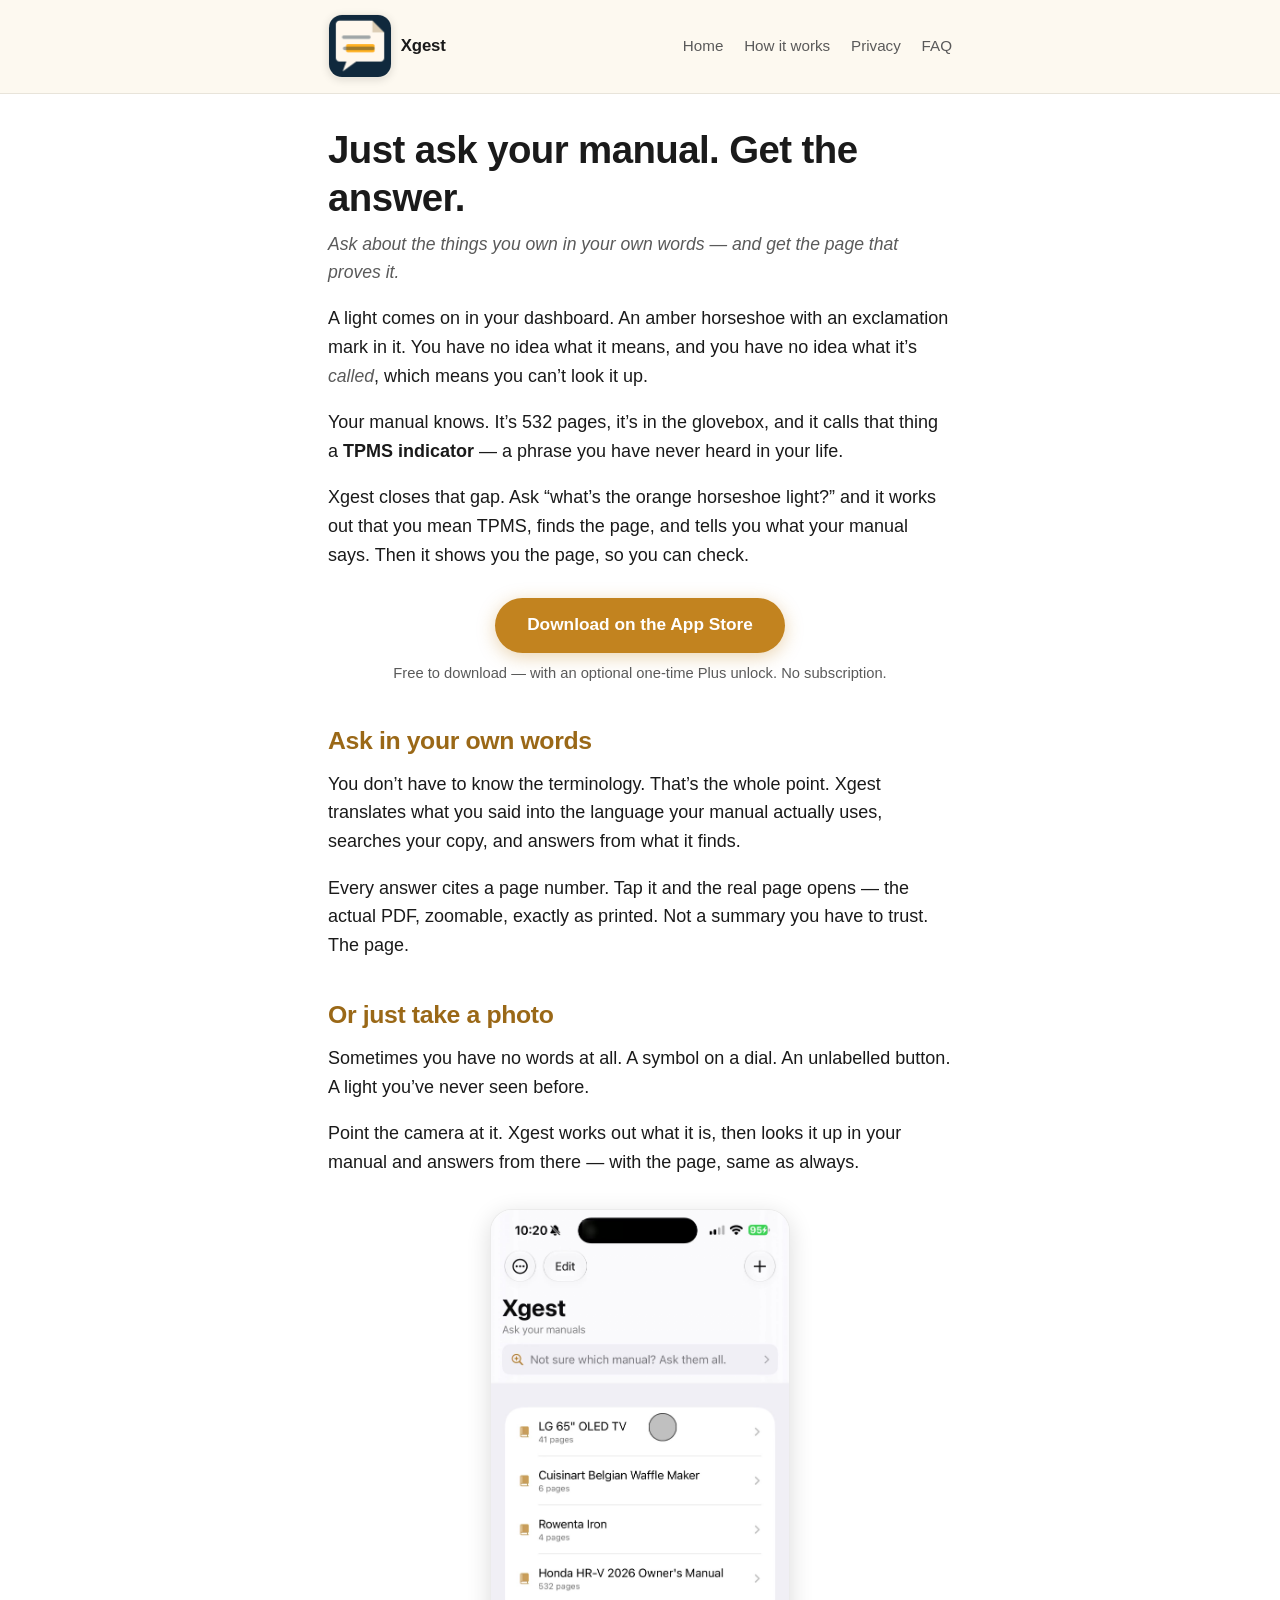
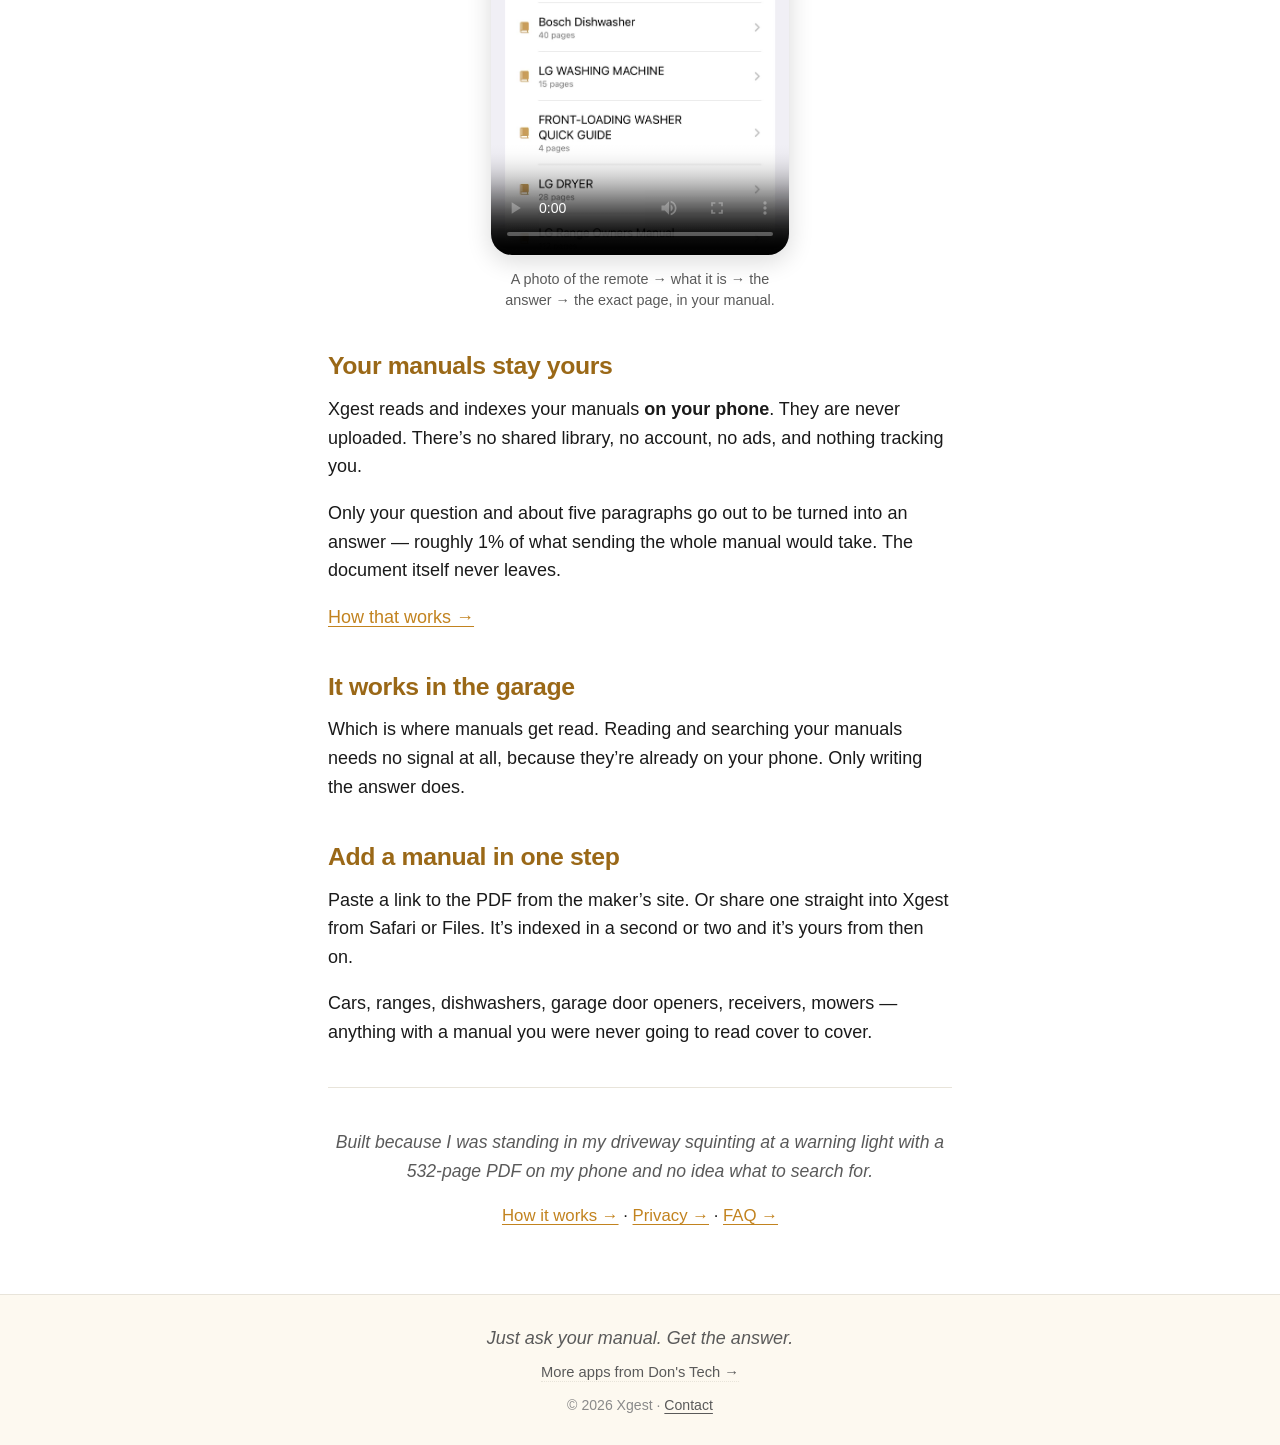
<file: index.html>
<!DOCTYPE html>
<html lang="en">
<head>
<meta charset="UTF-8">
<meta name="viewport" content="width=device-width, initial-scale=1.0">
<meta name="description" content="Ask about the things you own in your own words — and get the page that proves it.">
<title>Just ask your manual. Get the answer. — Xgest</title>
<link rel="stylesheet" href="style.css">
<link rel="icon" type="image/png" href="icon.png">
<link rel="apple-touch-icon" href="icon.png">
</head>
<body>
<header class="site-header">
  <div class="container">
    <a href="index.html" class="brand">
      <img src="icon.png" alt="" class="brand-icon">
      <span>Xgest</span>
    </a>
    <nav class="primary-nav">
      <a href="index.html">Home</a>
      <a href="how.html">How it works</a>
      <a href="why-private.html">Privacy</a>
      <a href="faq.html">FAQ</a>
    </nav>
  </div>
</header>

<main class="container">
<h1>Just ask your manual. Get the answer.</h1>
<p><em>Ask about the things you own in your own words — and get the page that proves it.</em></p>
<p>A light comes on in your dashboard. An amber horseshoe with an exclamation mark in it. You have no idea what it means, and you have no idea what it&rsquo;s <em>called</em>, which means you can&rsquo;t look it up.</p>
<p>Your manual knows. It&rsquo;s 532 pages, it&rsquo;s in the glovebox, and it calls that thing a <strong>TPMS indicator</strong> — a phrase you have never heard in your life.</p>
<p>Xgest closes that gap. Ask &ldquo;what&rsquo;s the orange horseshoe light?&rdquo; and it works out that you mean TPMS, finds the page, and tells you what your manual says. Then it shows you the page, so you can check.</p>
<p class="cta-download-wrap"><a class="cta-download" href="https://apps.apple.com/us/app/xgest/id6791312507">Download on the App Store</a></p>
<p class="cta-note">Free to download &mdash; with an optional one-time Plus unlock. No subscription.</p>
<h2>Ask in your own words</h2>
<p>You don&rsquo;t have to know the terminology. That&rsquo;s the whole point. Xgest translates what you said into the language your manual actually uses, searches your copy, and answers from what it finds.</p>
<p>Every answer cites a page number. Tap it and the real page opens — the actual PDF, zoomable, exactly as printed. Not a summary you have to trust. The page.</p>
<h2>Or just take a photo</h2>
<p>Sometimes you have no words at all. A symbol on a dial. An unlabelled button. A light you&rsquo;ve never seen before.</p>
<p>Point the camera at it. Xgest works out what it is, then looks it up in your manual and answers from there — with the page, same as always.</p>

<figure class="demo">
  <video
    src="xgest-signature.mp4"
    poster="xgest-signature-poster.jpg"
    controls playsinline
    preload="metadata"
    width="300"
    aria-label="Xgest demo: photographing a remote, getting the answer, and opening the page it's on.">
  </video>
  <figcaption>A photo of the remote &rarr; what it is &rarr; the answer &rarr; the exact page, in your manual.</figcaption>
</figure>

<h2>Your manuals stay yours</h2>
<p>Xgest reads and indexes your manuals <strong>on your phone</strong>. They are never uploaded. There&rsquo;s no shared library, no account, no ads, and nothing tracking you.</p>
<p>Only your question and about five paragraphs go out to be turned into an answer — roughly 1% of what sending the whole manual would take. The document itself never leaves.</p>
<p><a href="why-private.html">How that works →</a></p>
<h2>It works in the garage</h2>
<p>Which is where manuals get read. Reading and searching your manuals needs no signal at all, because they&rsquo;re already on your phone. Only writing the answer does.</p>
<h2>Add a manual in one step</h2>
<p>Paste a link to the PDF from the maker&rsquo;s site. Or share one straight into Xgest from Safari or Files. It&rsquo;s indexed in a second or two and it&rsquo;s yours from then on.</p>
<p>Cars, ranges, dishwashers, garage door openers, receivers, mowers — anything with a manual you were never going to read cover to cover.</p>
<hr />
<p><em>Built because I was standing in my driveway squinting at a warning light with a 532-page PDF on my phone and no idea what to search for.</em></p>
<p><a href="how.html">How it works →</a> · <a href="why-private.html">Privacy →</a> · <a href="faq.html">FAQ →</a></p>
</main>

<footer class="site-footer">
  <div class="container">
    <p class="tagline">Just ask your manual. Get the answer.</p>
    <p class="umbrella"><a href="https://donstech.com">More apps from Don's Tech →</a></p>
    <p class="meta">© 2026 Xgest · <a href="mailto:don@xgest.app">Contact</a></p>
  </div>
</footer>
</body>
</html>
</file>
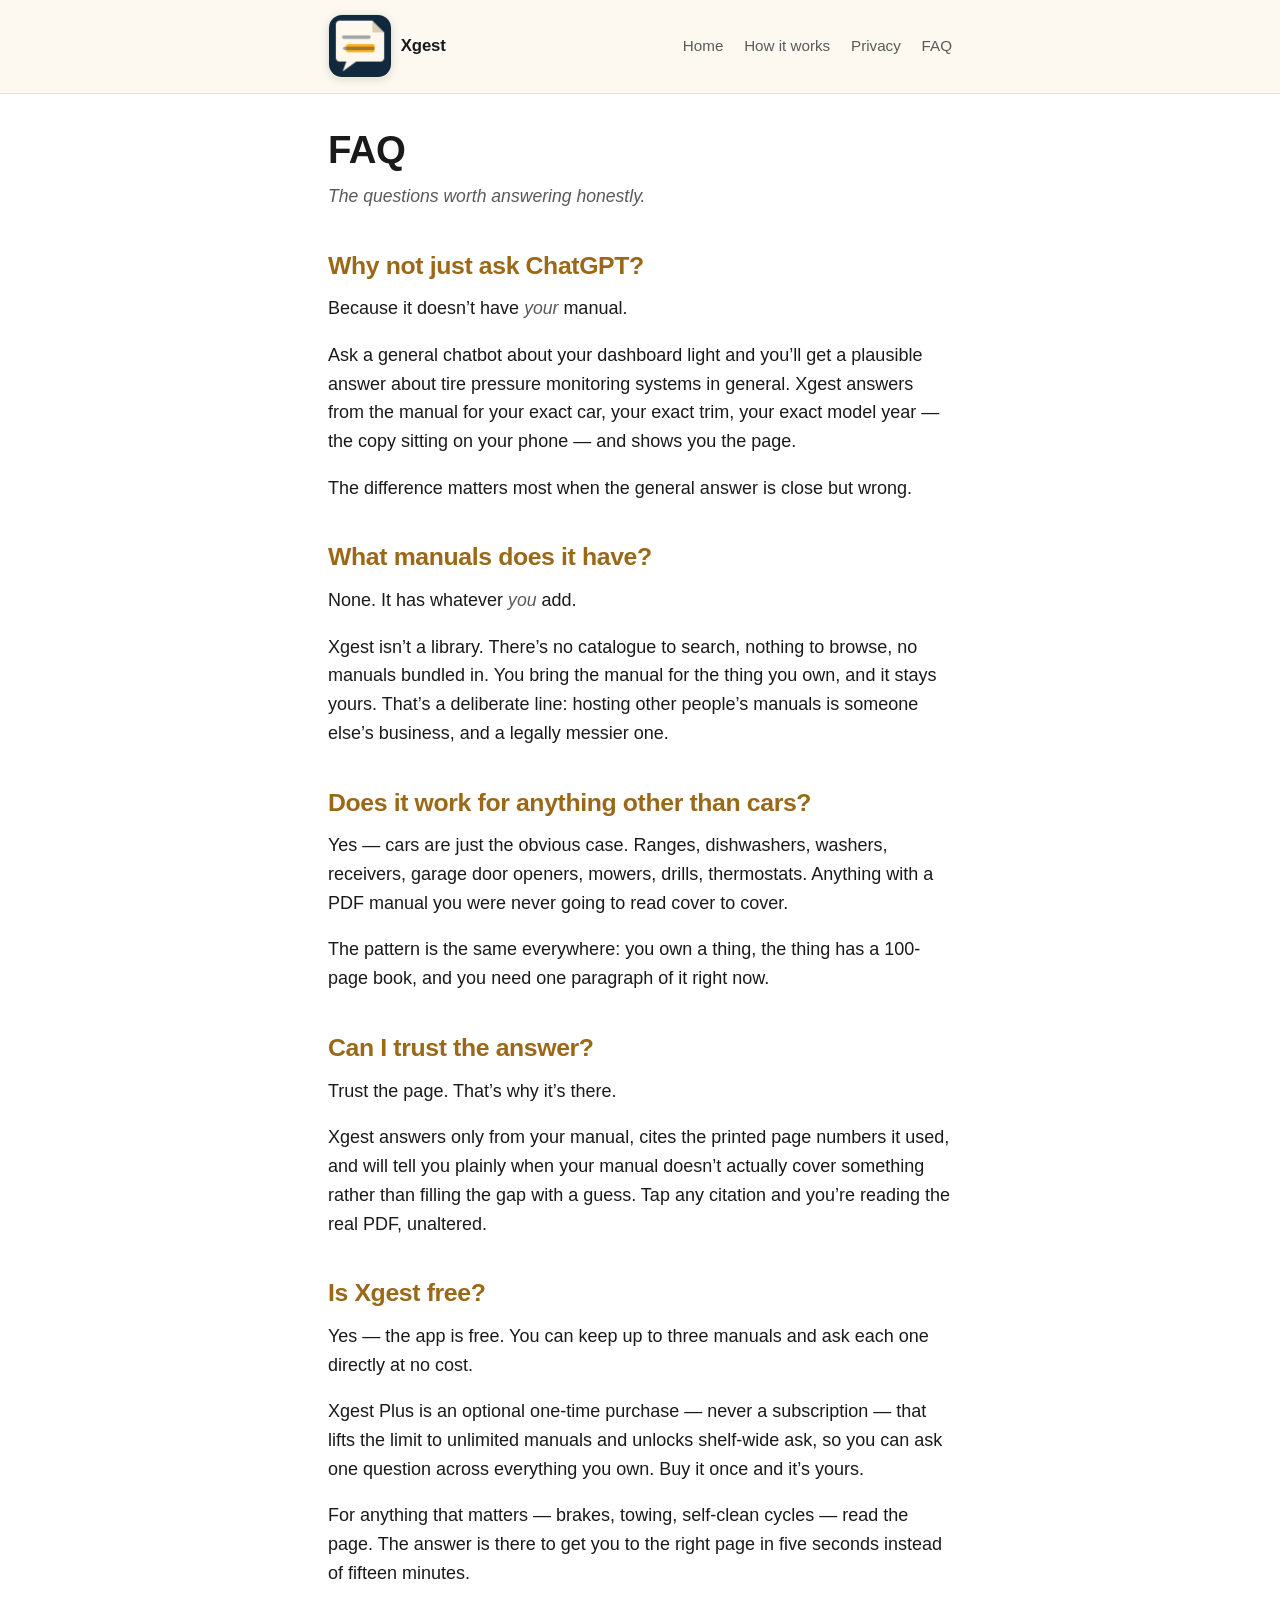
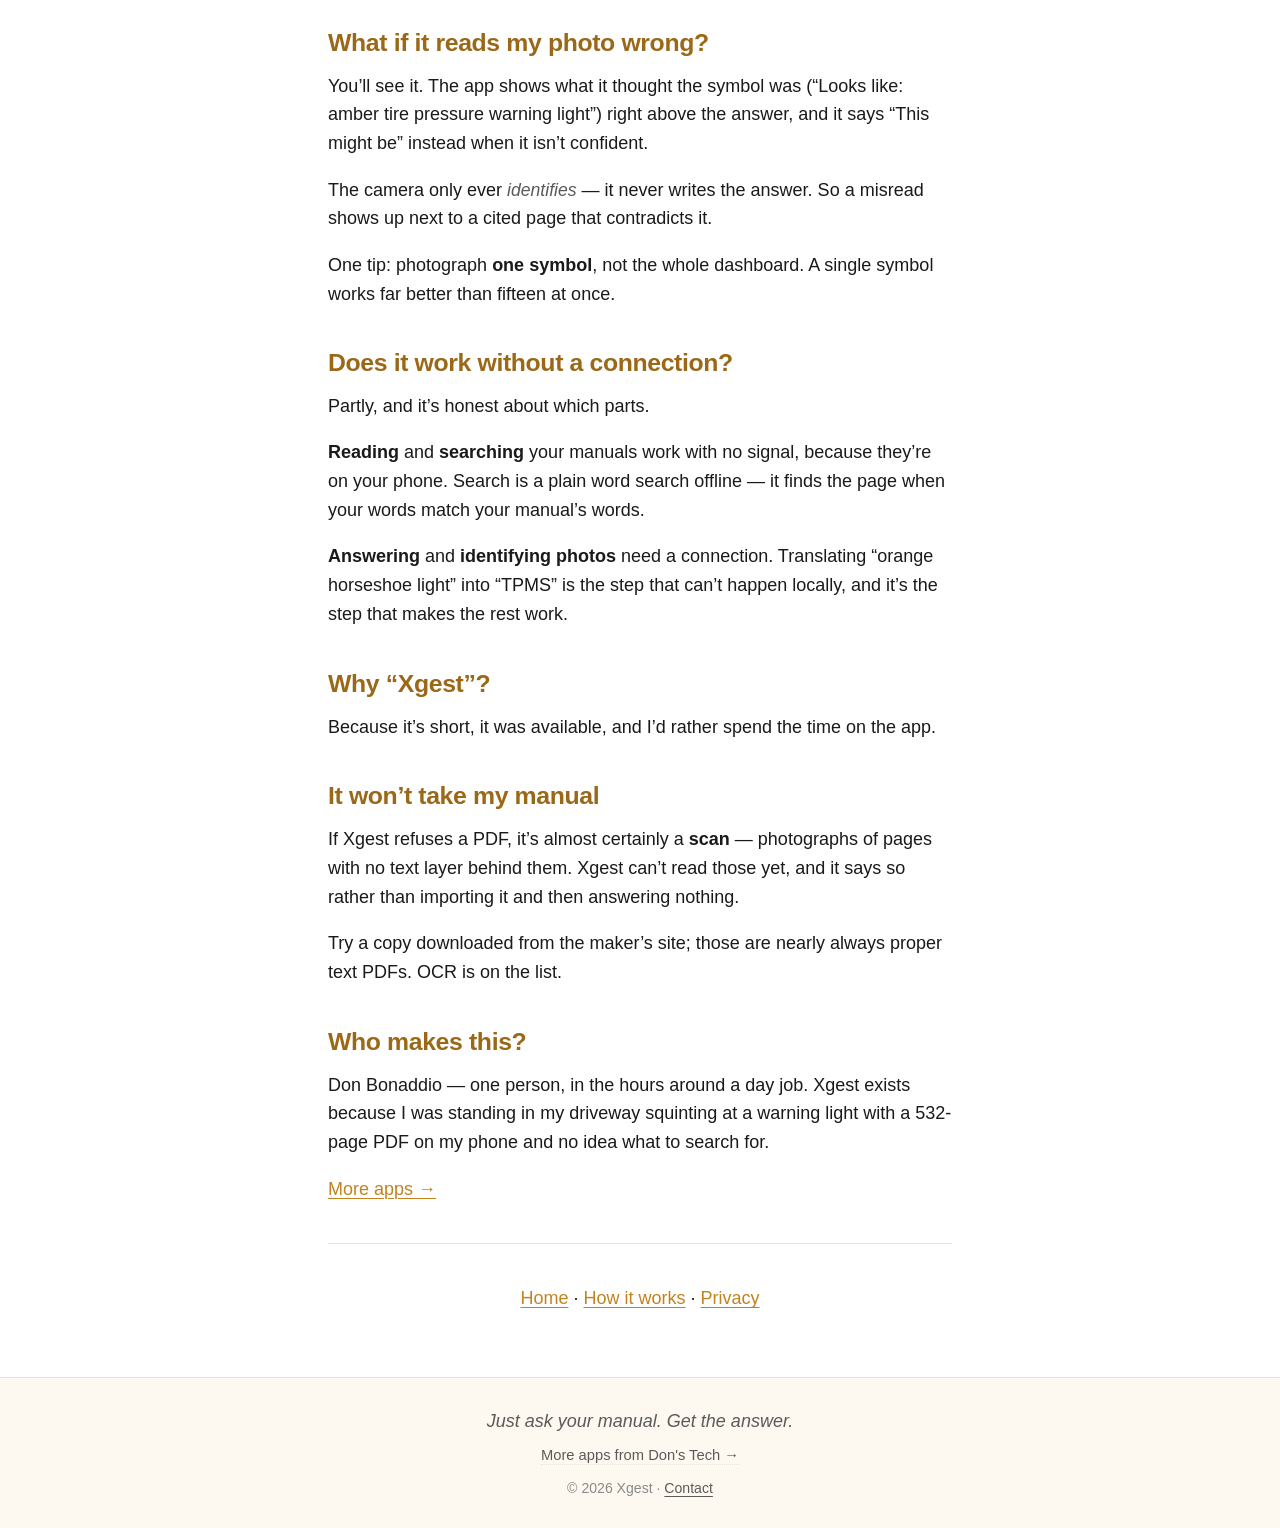
<file: faq.html>
<!DOCTYPE html>
<html lang="en">
<head>
<meta charset="UTF-8">
<meta name="viewport" content="width=device-width, initial-scale=1.0">
<meta name="description" content="The questions worth answering honestly.">
<title>FAQ — Xgest</title>
<link rel="stylesheet" href="style.css">
<link rel="icon" type="image/png" href="icon.png">
<link rel="apple-touch-icon" href="icon.png">
</head>
<body>
<header class="site-header">
  <div class="container">
    <a href="index.html" class="brand">
      <img src="icon.png" alt="" class="brand-icon">
      <span>Xgest</span>
    </a>
    <nav class="primary-nav">
      <a href="index.html">Home</a>
      <a href="how.html">How it works</a>
      <a href="why-private.html">Privacy</a>
      <a href="faq.html">FAQ</a>
    </nav>
  </div>
</header>

<main class="container">
<h1>FAQ</h1>
<p><em>The questions worth answering honestly.</em></p>
<h2>Why not just ask ChatGPT?</h2>
<p>Because it doesn&rsquo;t have <em>your</em> manual.</p>
<p>Ask a general chatbot about your dashboard light and you&rsquo;ll get a plausible answer about tire pressure monitoring systems in general. Xgest answers from the manual for your exact car, your exact trim, your exact model year — the copy sitting on your phone — and shows you the page.</p>
<p>The difference matters most when the general answer is close but wrong.</p>
<h2>What manuals does it have?</h2>
<p>None. It has whatever <em>you</em> add.</p>
<p>Xgest isn&rsquo;t a library. There&rsquo;s no catalogue to search, nothing to browse, no manuals bundled in. You bring the manual for the thing you own, and it stays yours. That&rsquo;s a deliberate line: hosting other people&rsquo;s manuals is someone else&rsquo;s business, and a legally messier one.</p>
<h2>Does it work for anything other than cars?</h2>
<p>Yes — cars are just the obvious case. Ranges, dishwashers, washers, receivers, garage door openers, mowers, drills, thermostats. Anything with a PDF manual you were never going to read cover to cover.</p>
<p>The pattern is the same everywhere: you own a thing, the thing has a 100-page book, and you need one paragraph of it right now.</p>
<h2>Can I trust the answer?</h2>
<p>Trust the page. That&rsquo;s why it&rsquo;s there.</p>
<p>Xgest answers only from your manual, cites the printed page numbers it used, and will tell you plainly when your manual doesn&rsquo;t actually cover something rather than filling the gap with a guess. Tap any citation and you&rsquo;re reading the real PDF, unaltered.</p>
<h2>Is Xgest free?</h2>
<p>Yes &mdash; the app is free. You can keep up to three manuals and ask each one directly at no cost.</p>
<p>Xgest Plus is an optional one-time purchase &mdash; never a subscription &mdash; that lifts the limit to unlimited manuals and unlocks shelf-wide ask, so you can ask one question across everything you own. Buy it once and it&rsquo;s yours.</p>
<p>For anything that matters — brakes, towing, self-clean cycles — read the page. The answer is there to get you to the right page in five seconds instead of fifteen minutes.</p>
<h2>What if it reads my photo wrong?</h2>
<p>You&rsquo;ll see it. The app shows what it thought the symbol was (&ldquo;Looks like: amber tire pressure warning light&rdquo;) right above the answer, and it says &ldquo;This might be&rdquo; instead when it isn&rsquo;t confident.</p>
<p>The camera only ever <em>identifies</em> — it never writes the answer. So a misread shows up next to a cited page that contradicts it.</p>
<p>One tip: photograph <strong>one symbol</strong>, not the whole dashboard. A single symbol works far better than fifteen at once.</p>
<h2>Does it work without a connection?</h2>
<p>Partly, and it&rsquo;s honest about which parts.</p>
<p><strong>Reading</strong> and <strong>searching</strong> your manuals work with no signal, because they&rsquo;re on your phone. Search is a plain word search offline — it finds the page when your words match your manual&rsquo;s words.</p>
<p><strong>Answering</strong> and <strong>identifying photos</strong> need a connection. Translating &ldquo;orange horseshoe light&rdquo; into &ldquo;TPMS&rdquo; is the step that can&rsquo;t happen locally, and it&rsquo;s the step that makes the rest work.</p>
<h2>Why &ldquo;Xgest&rdquo;?</h2>
<p>Because it&rsquo;s short, it was available, and I&rsquo;d rather spend the time on the app.</p>
<h2>It won&rsquo;t take my manual</h2>
<p>If Xgest refuses a PDF, it&rsquo;s almost certainly a <strong>scan</strong> — photographs of pages with no text layer behind them. Xgest can&rsquo;t read those yet, and it says so rather than importing it and then answering nothing.</p>
<p>Try a copy downloaded from the maker&rsquo;s site; those are nearly always proper text PDFs. OCR is on the list.</p>
<h2>Who makes this?</h2>
<p>Don Bonaddio — one person, in the hours around a day job. Xgest exists because I was standing in my driveway squinting at a warning light with a 532-page PDF on my phone and no idea what to search for.</p>
<p><a href="https://donstech.com">More apps →</a></p>
<hr />
<p><a href="index.html">Home</a> · <a href="how.html">How it works</a> · <a href="why-private.html">Privacy</a></p>
</main>

<footer class="site-footer">
  <div class="container">
    <p class="tagline">Just ask your manual. Get the answer.</p>
    <p class="umbrella"><a href="https://donstech.com">More apps from Don's Tech →</a></p>
    <p class="meta">© 2026 Xgest · <a href="mailto:don@xgest.app">Contact</a></p>
  </div>
</footer>
</body>
</html>
</file>
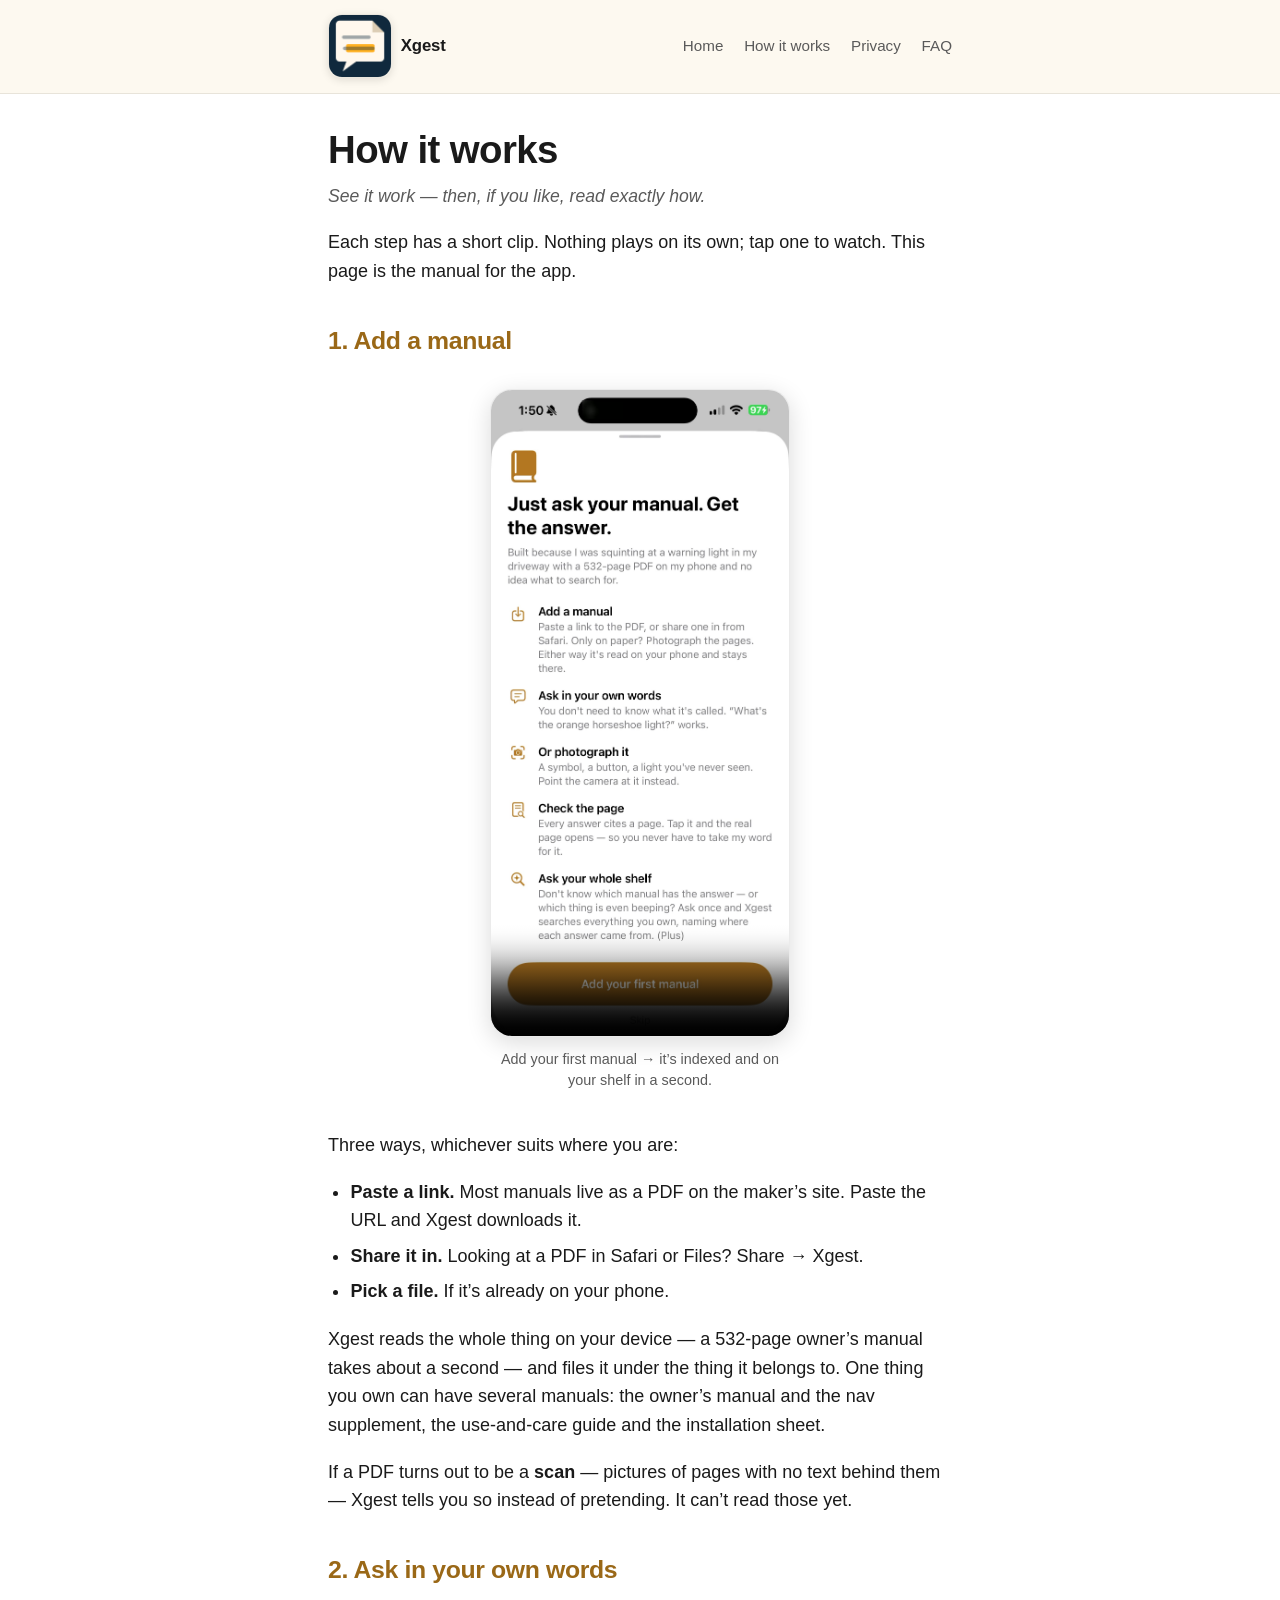
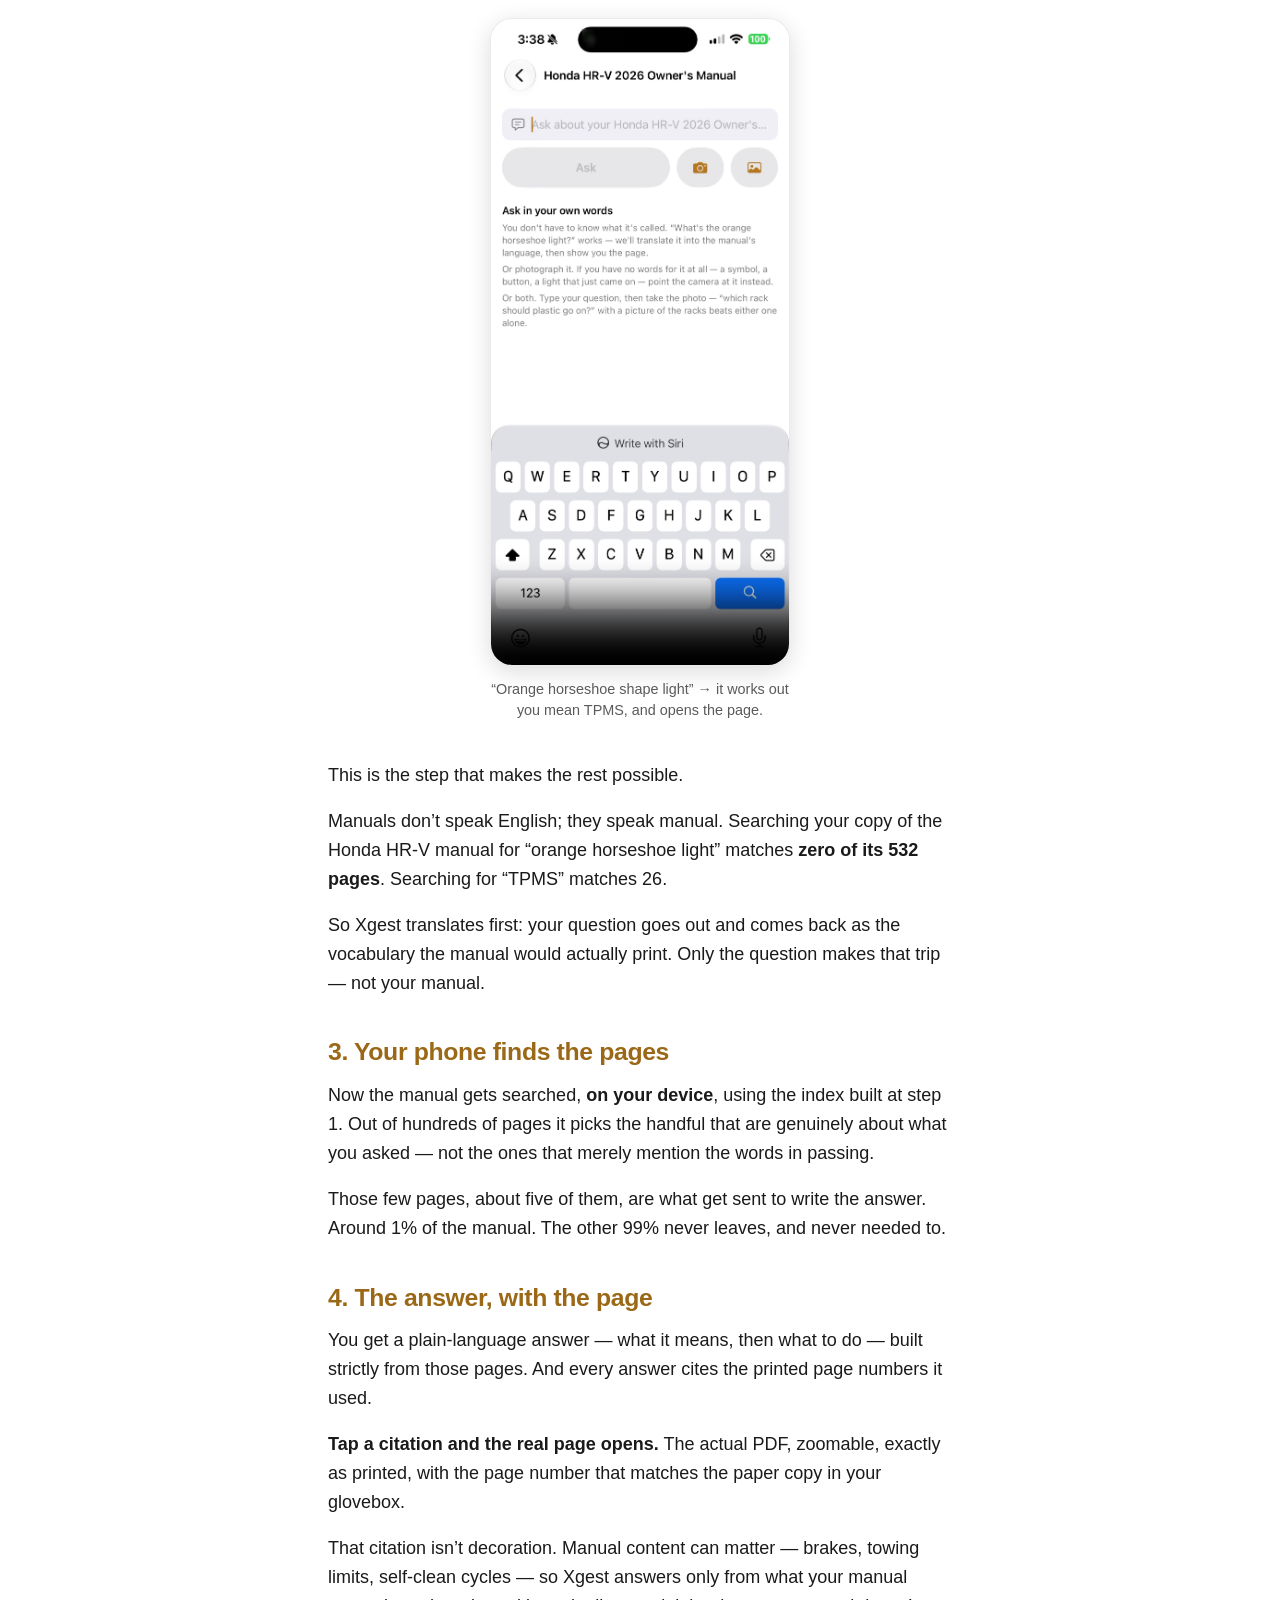
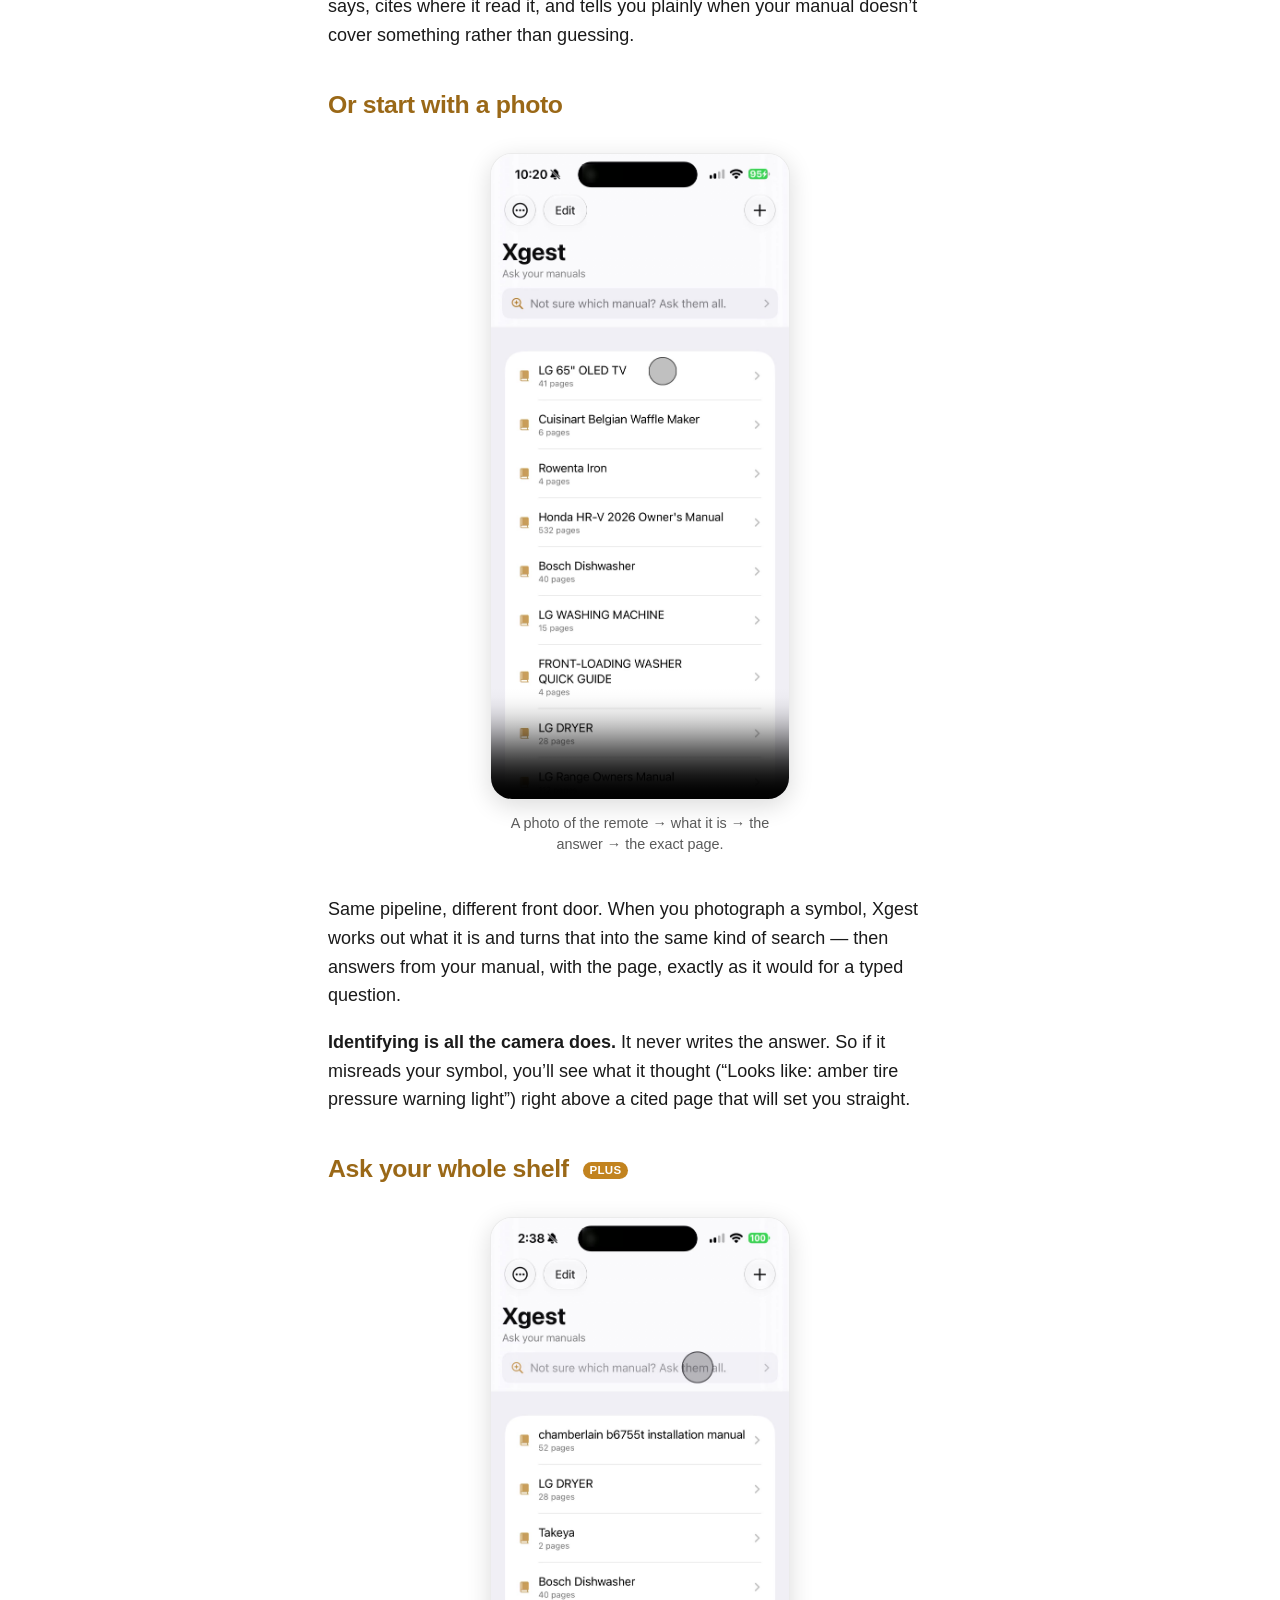
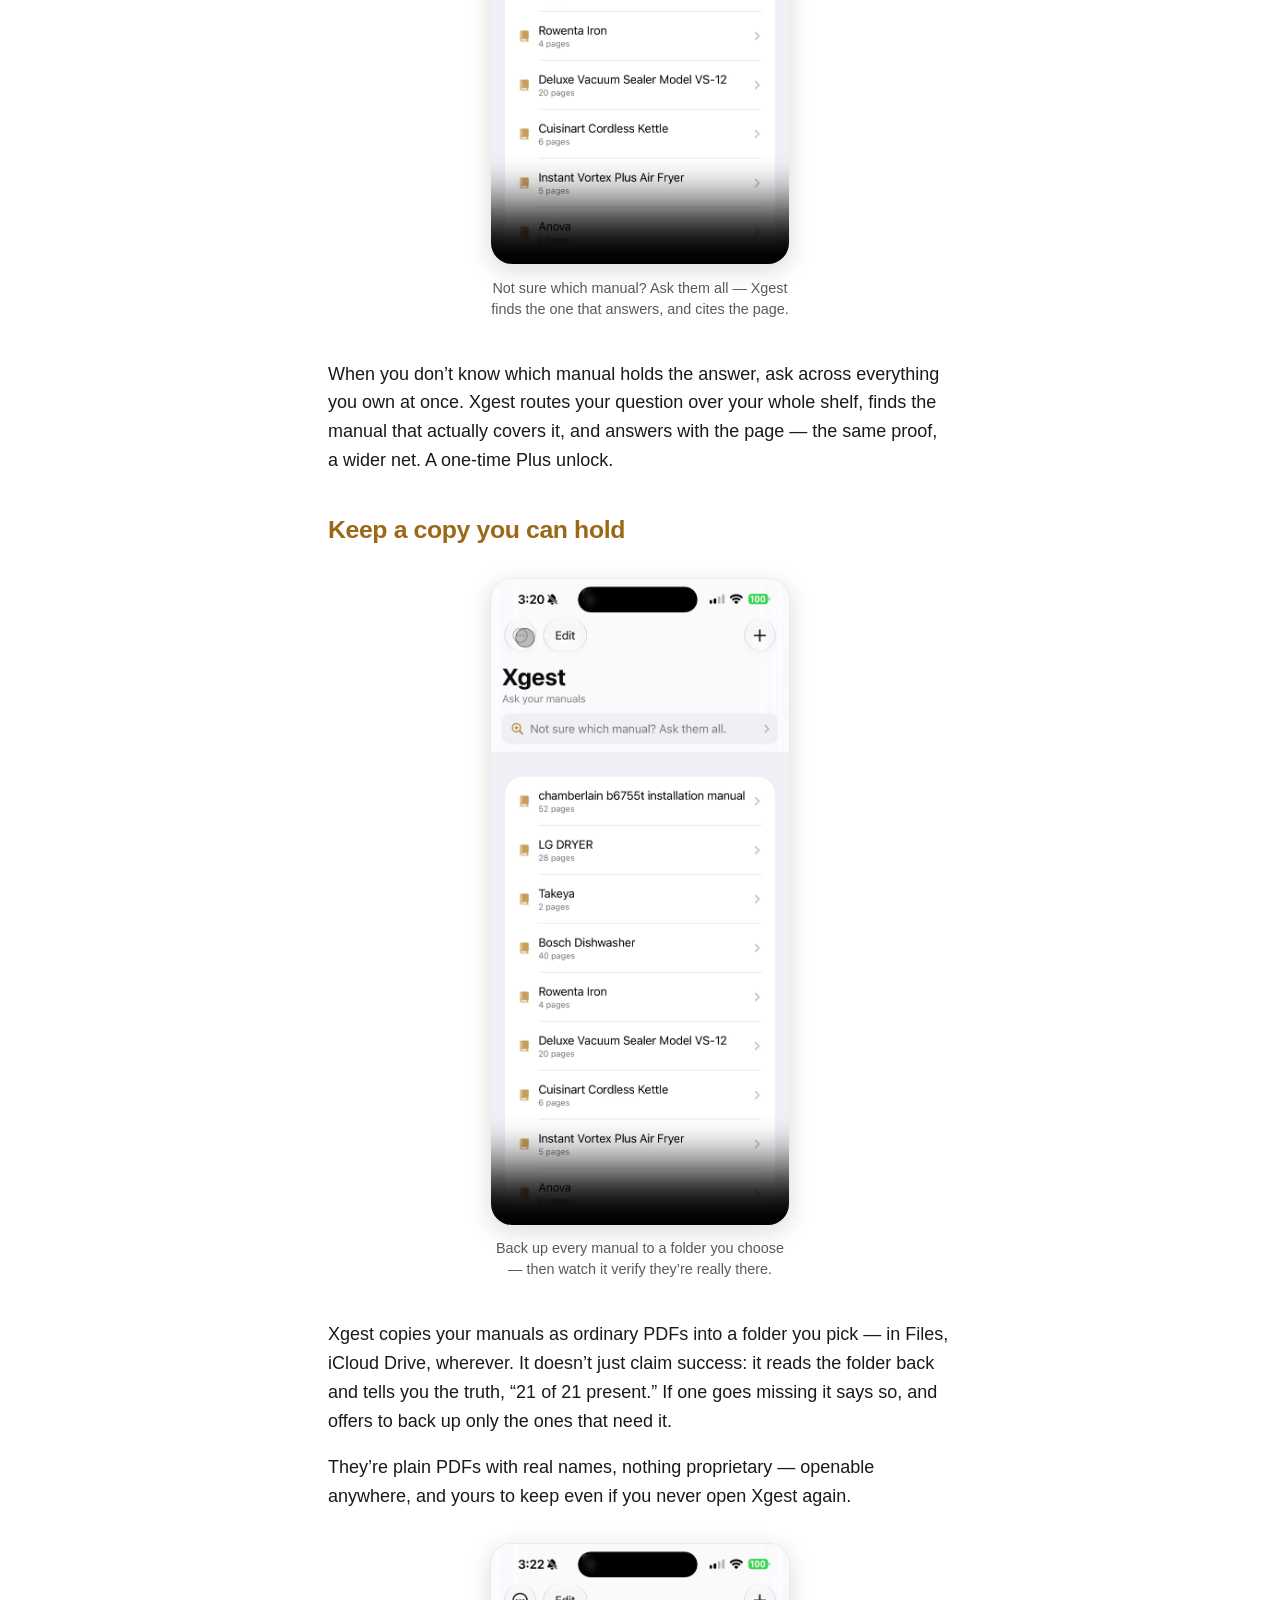
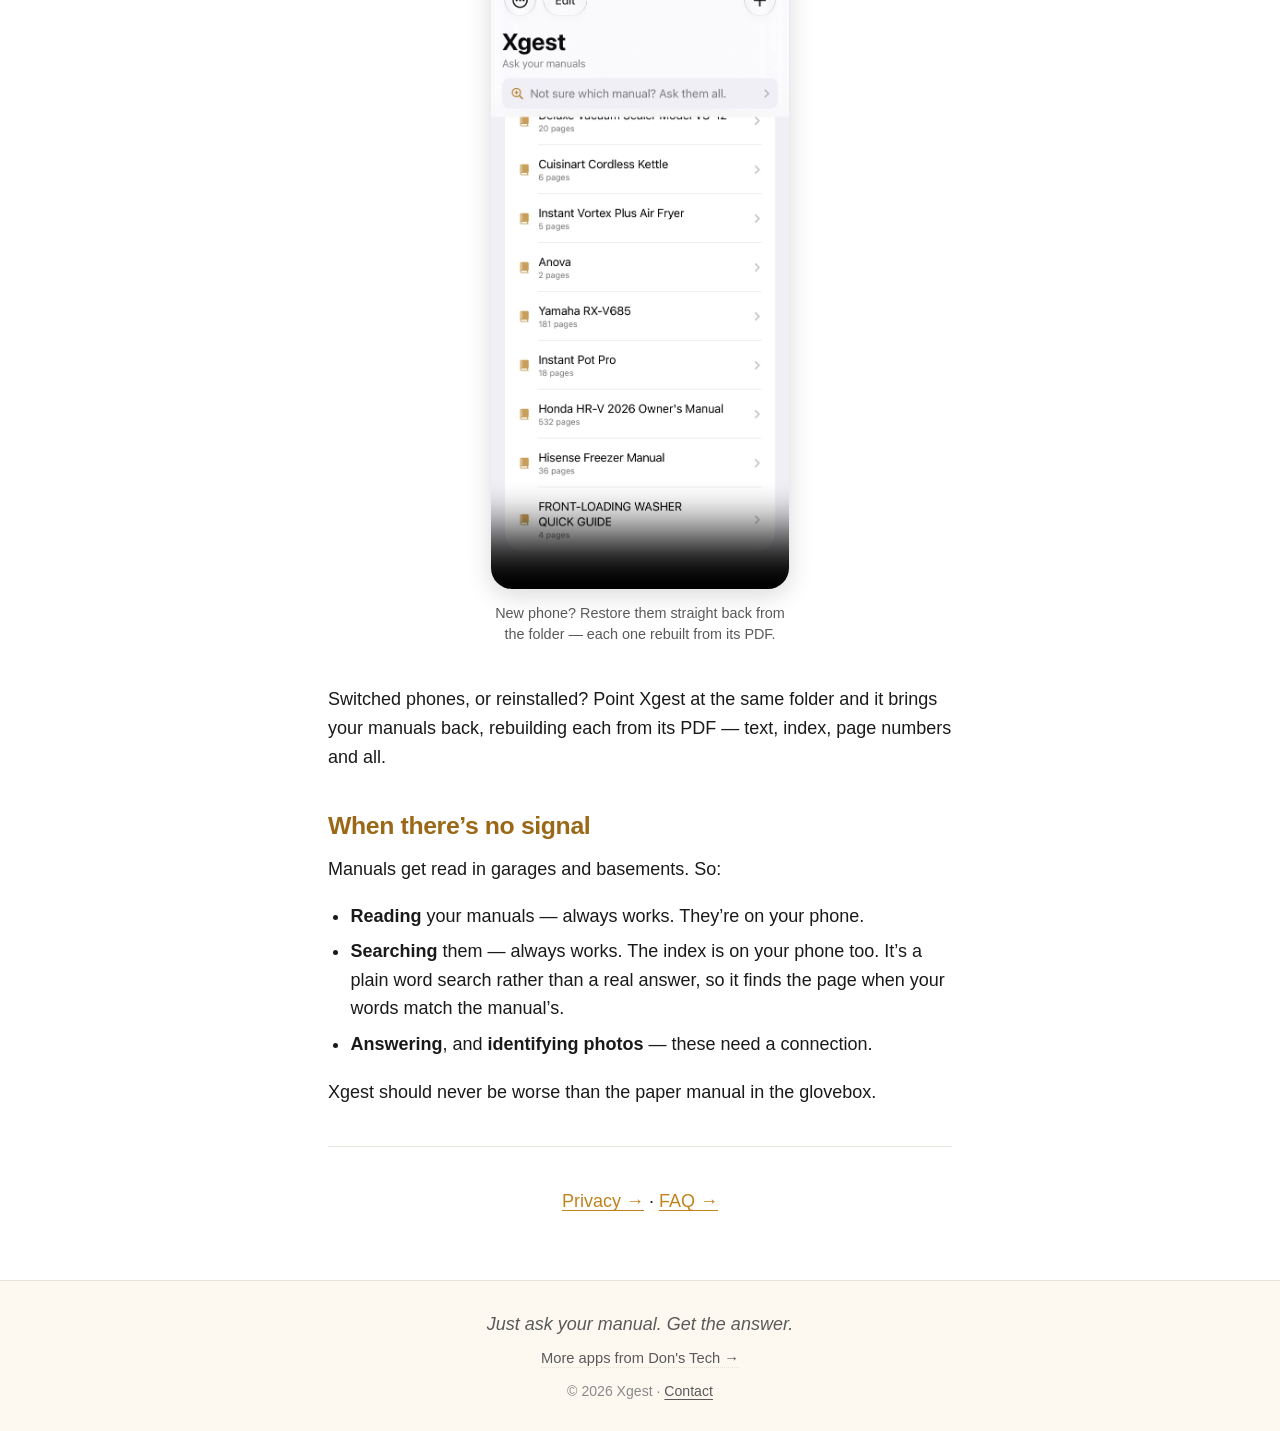
<file: how.html>
<!DOCTYPE html>
<html lang="en">
<head>
<meta charset="UTF-8">
<meta name="viewport" content="width=device-width, initial-scale=1.0">
<meta name="description" content="See Xgest work — then read exactly how. A short clip beside every step.">
<title>How it works — Xgest</title>
<link rel="stylesheet" href="style.css">
<link rel="icon" type="image/png" href="icon.png">
<link rel="apple-touch-icon" href="icon.png">
</head>
<body>
<header class="site-header">
  <div class="container">
    <a href="index.html" class="brand">
      <img src="icon.png" alt="" class="brand-icon">
      <span>Xgest</span>
    </a>
    <nav class="primary-nav">
      <a href="index.html">Home</a>
      <a href="how.html">How it works</a>
      <a href="why-private.html">Privacy</a>
      <a href="faq.html">FAQ</a>
    </nav>
  </div>
</header>

<main class="container">
<h1>How it works</h1>
<p><em>See it work &mdash; then, if you like, read exactly how.</em></p>
<p>Each step has a short clip. Nothing plays on its own; tap one to watch. This page is the manual for the app.</p>

<h2>1. Add a manual</h2>
<figure class="demo">
  <video
    src="xgest-getting-started.mp4"
    poster="xgest-getting-started-poster.jpg"
    controls playsinline
    preload="metadata"
    width="300"
    aria-label="Xgest demo: adding your first manual — pick a PDF and it's indexed onto your shelf.">
  </video>
  <figcaption>Add your first manual &rarr; it&rsquo;s indexed and on your shelf in a second.</figcaption>
</figure>
<p>Three ways, whichever suits where you are:</p>
<ul>
<li><strong>Paste a link.</strong> Most manuals live as a PDF on the maker&rsquo;s site. Paste the URL and Xgest downloads it.</li>
<li><strong>Share it in.</strong> Looking at a PDF in Safari or Files? Share &rarr; Xgest.</li>
<li><strong>Pick a file.</strong> If it&rsquo;s already on your phone.</li>
</ul>
<p>Xgest reads the whole thing on your device &mdash; a 532-page owner&rsquo;s manual takes about a second &mdash; and files it under the thing it belongs to. One thing you own can have several manuals: the owner&rsquo;s manual and the nav supplement, the use-and-care guide and the installation sheet.</p>
<p>If a PDF turns out to be a <strong>scan</strong> &mdash; pictures of pages with no text behind them &mdash; Xgest tells you so instead of pretending. It can&rsquo;t read those yet.</p>

<h2>2. Ask in your own words</h2>
<figure class="demo">
  <video
    src="xgest-ask-words.mp4"
    poster="xgest-ask-words-poster.jpg"
    controls playsinline
    preload="metadata"
    width="300"
    aria-label="Xgest demo: typing 'orange horseshoe shape light' and getting the TPMS answer with the manual page.">
  </video>
  <figcaption>&ldquo;Orange horseshoe shape light&rdquo; &rarr; it works out you mean TPMS, and opens the page.</figcaption>
</figure>
<p>This is the step that makes the rest possible.</p>
<p>Manuals don&rsquo;t speak English; they speak manual. Searching your copy of the Honda HR-V manual for &ldquo;orange horseshoe light&rdquo; matches <strong>zero of its 532 pages</strong>. Searching for &ldquo;TPMS&rdquo; matches 26.</p>
<p>So Xgest translates first: your question goes out and comes back as the vocabulary the manual would actually print. Only the question makes that trip &mdash; not your manual.</p>

<h2>3. Your phone finds the pages</h2>
<p>Now the manual gets searched, <strong>on your device</strong>, using the index built at step 1. Out of hundreds of pages it picks the handful that are genuinely about what you asked &mdash; not the ones that merely mention the words in passing.</p>
<p>Those few pages, about five of them, are what get sent to write the answer. Around 1% of the manual. The other 99% never leaves, and never needed to.</p>

<h2>4. The answer, with the page</h2>
<p>You get a plain-language answer &mdash; what it means, then what to do &mdash; built strictly from those pages. And every answer cites the printed page numbers it used.</p>
<p><strong>Tap a citation and the real page opens.</strong> The actual PDF, zoomable, exactly as printed, with the page number that matches the paper copy in your glovebox.</p>
<p>That citation isn&rsquo;t decoration. Manual content can matter &mdash; brakes, towing limits, self-clean cycles &mdash; so Xgest answers only from what your manual says, cites where it read it, and tells you plainly when your manual doesn&rsquo;t cover something rather than guessing.</p>

<h2>Or start with a photo</h2>
<figure class="demo">
  <video
    src="xgest-signature.mp4"
    poster="xgest-signature-poster.jpg"
    controls playsinline
    preload="metadata"
    width="300"
    aria-label="Xgest demo: photographing a remote, getting the answer, and opening the page it's on.">
  </video>
  <figcaption>A photo of the remote &rarr; what it is &rarr; the answer &rarr; the exact page.</figcaption>
</figure>
<p>Same pipeline, different front door. When you photograph a symbol, Xgest works out what it is and turns that into the same kind of search &mdash; then answers from your manual, with the page, exactly as it would for a typed question.</p>
<p><strong>Identifying is all the camera does.</strong> It never writes the answer. So if it misreads your symbol, you&rsquo;ll see what it thought (&ldquo;Looks like: amber tire pressure warning light&rdquo;) right above a cited page that will set you straight.</p>

<h2>Ask your whole shelf <span class="plus-tag">Plus</span></h2>
<figure class="demo">
  <video
    src="xgest-plus.mp4"
    poster="xgest-plus-poster.jpg"
    controls playsinline
    preload="metadata"
    width="300"
    aria-label="Xgest demo: asking your whole shelf a question, and it finds the right manual and cites the page.">
  </video>
  <figcaption>Not sure which manual? Ask them all &mdash; Xgest finds the one that answers, and cites the page.</figcaption>
</figure>
<p>When you don&rsquo;t know which manual holds the answer, ask across everything you own at once. Xgest routes your question over your whole shelf, finds the manual that actually covers it, and answers with the page &mdash; the same proof, a wider net. A one-time Plus unlock.</p>

<h2>Keep a copy you can hold</h2>
<figure class="demo">
  <video
    src="xgest-backup.mp4"
    poster="xgest-backup-poster.jpg"
    controls playsinline
    preload="metadata"
    width="300"
    aria-label="Xgest demo: backing up every manual to a folder and verifying they're really there.">
  </video>
  <figcaption>Back up every manual to a folder you choose &mdash; then watch it verify they&rsquo;re really there.</figcaption>
</figure>
<p>Xgest copies your manuals as ordinary PDFs into a folder you pick &mdash; in Files, iCloud Drive, wherever. It doesn&rsquo;t just claim success: it reads the folder back and tells you the truth, &ldquo;21 of 21 present.&rdquo; If one goes missing it says so, and offers to back up only the ones that need it.</p>
<p>They&rsquo;re plain PDFs with real names, nothing proprietary &mdash; openable anywhere, and yours to keep even if you never open Xgest again.</p>
<figure class="demo">
  <video
    src="xgest-restore.mp4"
    poster="xgest-restore-poster.jpg"
    controls playsinline
    preload="metadata"
    width="300"
    aria-label="Xgest demo: restoring manuals from the backup folder back onto the shelf.">
  </video>
  <figcaption>New phone? Restore them straight back from the folder &mdash; each one rebuilt from its PDF.</figcaption>
</figure>
<p>Switched phones, or reinstalled? Point Xgest at the same folder and it brings your manuals back, rebuilding each from its PDF &mdash; text, index, page numbers and all.</p>

<h2>When there&rsquo;s no signal</h2>
<p>Manuals get read in garages and basements. So:</p>
<ul>
<li><strong>Reading</strong> your manuals &mdash; always works. They&rsquo;re on your phone.</li>
<li><strong>Searching</strong> them &mdash; always works. The index is on your phone too. It&rsquo;s a plain word search rather than a real answer, so it finds the page when your words match the manual&rsquo;s.</li>
<li><strong>Answering</strong>, and <strong>identifying photos</strong> &mdash; these need a connection.</li>
</ul>
<p>Xgest should never be worse than the paper manual in the glovebox.</p>
<hr />
<p><a href="why-private.html">Privacy &rarr;</a> &middot; <a href="faq.html">FAQ &rarr;</a></p>
</main>

<footer class="site-footer">
  <div class="container">
    <p class="tagline">Just ask your manual. Get the answer.</p>
    <p class="umbrella"><a href="https://donstech.com">More apps from Don's Tech &rarr;</a></p>
    <p class="meta">© 2026 Xgest · <a href="mailto:don@xgest.app">Contact</a></p>
  </div>
</footer>
</body>
</html>
</file>
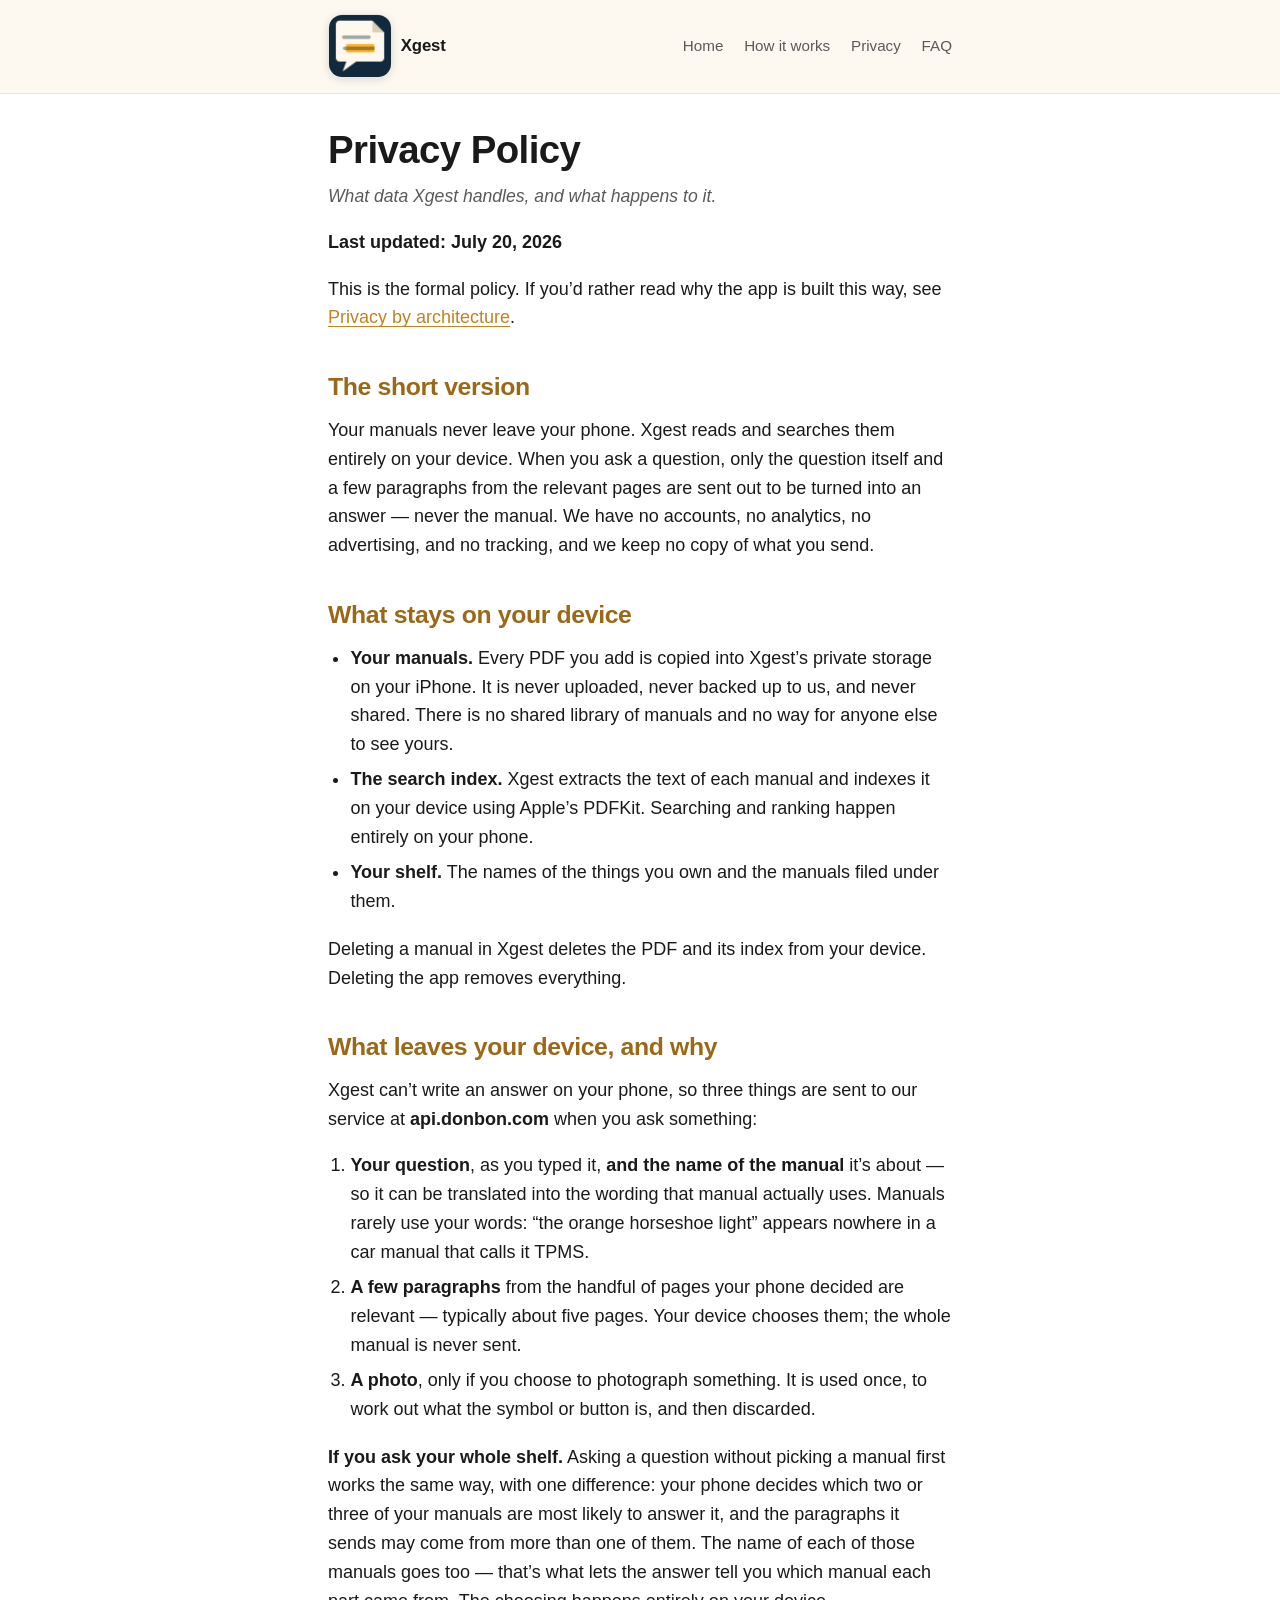
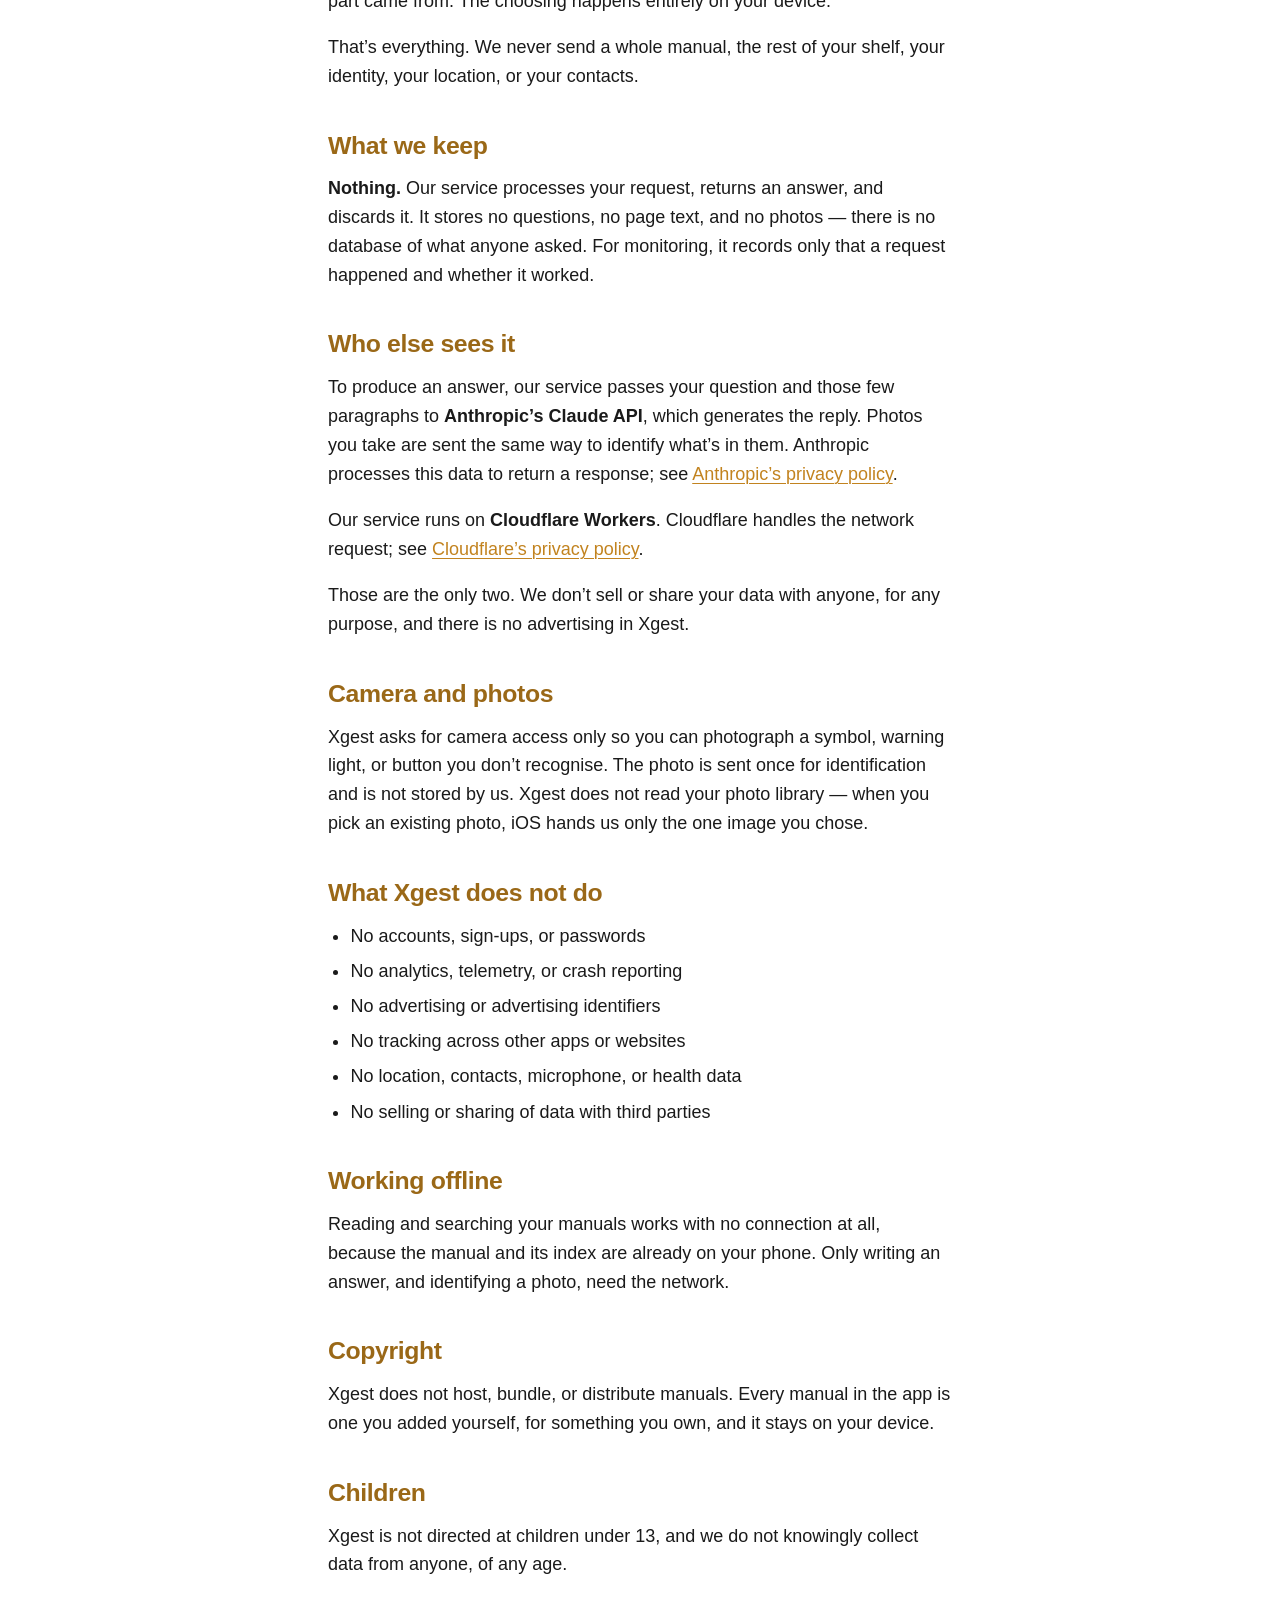
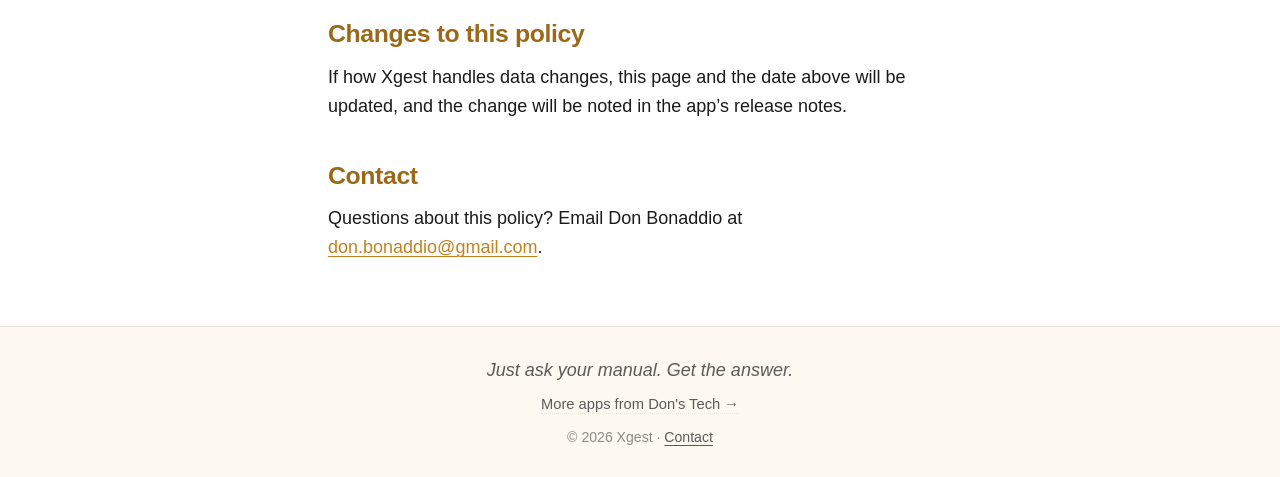
<file: privacy.html>
<!DOCTYPE html>
<html lang="en">
<head>
<meta charset="UTF-8">
<meta name="viewport" content="width=device-width, initial-scale=1.0">
<meta name="description" content="What data Xgest handles, and what happens to it.">
<title>Privacy Policy — Xgest</title>
<link rel="stylesheet" href="style.css">
<link rel="icon" type="image/png" href="icon.png">
<link rel="apple-touch-icon" href="icon.png">
</head>
<body>
<header class="site-header">
  <div class="container">
    <a href="index.html" class="brand">
      <img src="icon.png" alt="" class="brand-icon">
      <span>Xgest</span>
    </a>
    <nav class="primary-nav">
      <a href="index.html">Home</a>
      <a href="how.html">How it works</a>
      <a href="why-private.html">Privacy</a>
      <a href="faq.html">FAQ</a>
    </nav>
  </div>
</header>

<main class="container">
<h1>Privacy Policy</h1>
<p><em>What data Xgest handles, and what happens to it.</em></p>
<p><strong>Last updated: July 20, 2026</strong></p>
<p>This is the formal policy. If you&rsquo;d rather read why the app is built this way, see <a href="why-private.html">Privacy by architecture</a>.</p>
<h2>The short version</h2>
<p>Your manuals never leave your phone. Xgest reads and searches them entirely on your device. When you ask a question, only the question itself and a few paragraphs from the relevant pages are sent out to be turned into an answer — never the manual. We have no accounts, no analytics, no advertising, and no tracking, and we keep no copy of what you send.</p>
<h2>What stays on your device</h2>
<ul>
<li><strong>Your manuals.</strong> Every PDF you add is copied into Xgest&rsquo;s private storage on your iPhone. It is never uploaded, never backed up to us, and never shared. There is no shared library of manuals and no way for anyone else to see yours.</li>
<li><strong>The search index.</strong> Xgest extracts the text of each manual and indexes it on your device using Apple&rsquo;s PDFKit. Searching and ranking happen entirely on your phone.</li>
<li><strong>Your shelf.</strong> The names of the things you own and the manuals filed under them.</li>
</ul>
<p>Deleting a manual in Xgest deletes the PDF and its index from your device. Deleting the app removes everything.</p>
<h2>What leaves your device, and why</h2>
<p>Xgest can&rsquo;t write an answer on your phone, so three things are sent to our service at <strong>api.donbon.com</strong> when you ask something:</p>
<ol>
<li><strong>Your question</strong>, as you typed it, <strong>and the name of the manual</strong> it&rsquo;s about — so it can be translated into the wording that manual actually uses. Manuals rarely use your words: &ldquo;the orange horseshoe light&rdquo; appears nowhere in a car manual that calls it TPMS.</li>
<li><strong>A few paragraphs</strong> from the handful of pages your phone decided are relevant — typically about five pages. Your device chooses them; the whole manual is never sent.</li>
<li><strong>A photo</strong>, only if you choose to photograph something. It is used once, to work out what the symbol or button is, and then discarded.</li>
</ol>
<p><strong>If you ask your whole shelf.</strong> Asking a question without picking a manual first works the same way, with one difference: your phone decides which two or three of your manuals are most likely to answer it, and the paragraphs it sends may come from more than one of them. The name of each of those manuals goes too — that&rsquo;s what lets the answer tell you which manual each part came from. The choosing happens entirely on your device.</p>

<p>That&rsquo;s everything. We never send a whole manual, the rest of your shelf, your identity, your location, or your contacts.</p>
<h2>What we keep</h2>
<p><strong>Nothing.</strong> Our service processes your request, returns an answer, and discards it. It stores no questions, no page text, and no photos — there is no database of what anyone asked. For monitoring, it records only that a request happened and whether it worked.</p>
<h2>Who else sees it</h2>
<p>To produce an answer, our service passes your question and those few paragraphs to <strong>Anthropic&rsquo;s Claude API</strong>, which generates the reply. Photos you take are sent the same way to identify what&rsquo;s in them. Anthropic processes this data to return a response; see <a href="https://www.anthropic.com/legal/privacy">Anthropic&rsquo;s privacy policy</a>.</p>
<p>Our service runs on <strong>Cloudflare Workers</strong>. Cloudflare handles the network request; see <a href="https://www.cloudflare.com/privacypolicy/">Cloudflare&rsquo;s privacy policy</a>.</p>
<p>Those are the only two. We don&rsquo;t sell or share your data with anyone, for any purpose, and there is no advertising in Xgest.</p>
<h2>Camera and photos</h2>
<p>Xgest asks for camera access only so you can photograph a symbol, warning light, or button you don&rsquo;t recognise. The photo is sent once for identification and is not stored by us. Xgest does not read your photo library — when you pick an existing photo, iOS hands us only the one image you chose.</p>
<h2>What Xgest does not do</h2>
<ul>
<li>No accounts, sign-ups, or passwords</li>
<li>No analytics, telemetry, or crash reporting</li>
<li>No advertising or advertising identifiers</li>
<li>No tracking across other apps or websites</li>
<li>No location, contacts, microphone, or health data</li>
<li>No selling or sharing of data with third parties</li>
</ul>
<h2>Working offline</h2>
<p>Reading and searching your manuals works with no connection at all, because the manual and its index are already on your phone. Only writing an answer, and identifying a photo, need the network.</p>
<h2>Copyright</h2>
<p>Xgest does not host, bundle, or distribute manuals. Every manual in the app is one you added yourself, for something you own, and it stays on your device.</p>
<h2>Children</h2>
<p>Xgest is not directed at children under 13, and we do not knowingly collect data from anyone, of any age.</p>
<h2>Changes to this policy</h2>
<p>If how Xgest handles data changes, this page and the date above will be updated, and the change will be noted in the app&rsquo;s release notes.</p>
<h2>Contact</h2>
<p>Questions about this policy? Email Don Bonaddio at <a href="&#109;&#97;&#105;&#108;&#116;&#111;&#58;&#100;&#111;&#110;&#46;&#98;&#111;&#110;&#97;&#100;&#100;&#105;&#111;&#64;&#103;&#109;&#97;&#105;&#108;&#46;&#99;&#111;&#109;">&#100;&#111;&#110;&#46;&#98;&#111;&#110;&#97;&#100;&#100;&#105;&#111;&#64;&#103;&#109;&#97;&#105;&#108;&#46;&#99;&#111;&#109;</a>.</p>
</main>

<footer class="site-footer">
  <div class="container">
    <p class="tagline">Just ask your manual. Get the answer.</p>
    <p class="umbrella"><a href="https://donstech.com">More apps from Don's Tech →</a></p>
    <p class="meta">© 2026 Xgest · <a href="mailto:don@xgest.app">Contact</a></p>
  </div>
</footer>
</body>
</html>
</file>
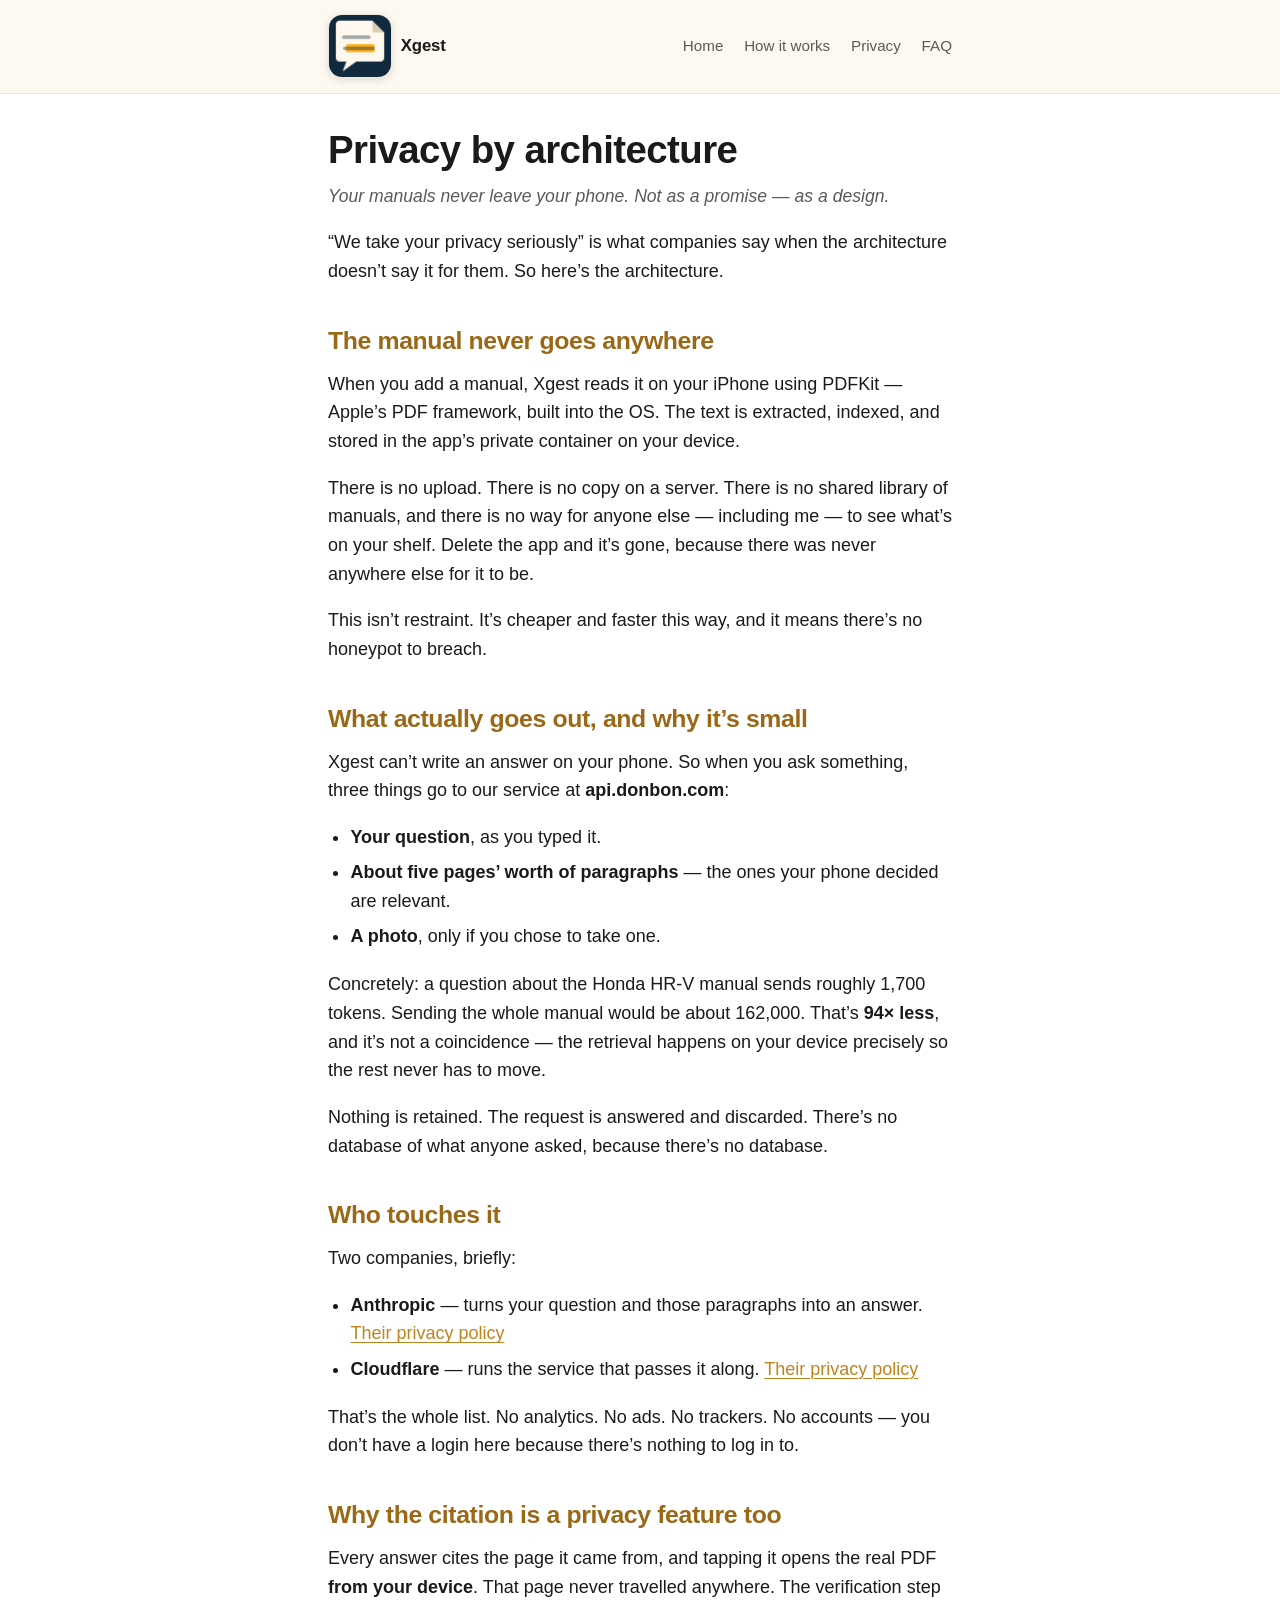
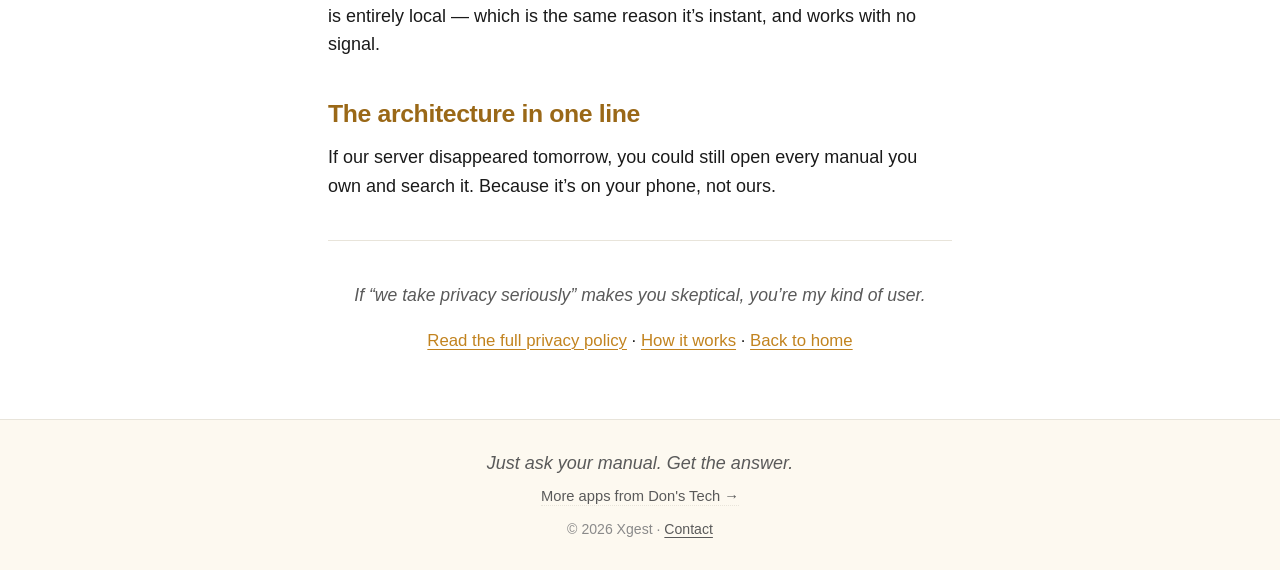
<file: why-private.html>
<!DOCTYPE html>
<html lang="en">
<head>
<meta charset="UTF-8">
<meta name="viewport" content="width=device-width, initial-scale=1.0">
<meta name="description" content="Your manuals never leave your phone. Not as a promise — as a design.">
<title>Privacy by architecture — Xgest</title>
<link rel="stylesheet" href="style.css">
<link rel="icon" type="image/png" href="icon.png">
<link rel="apple-touch-icon" href="icon.png">
</head>
<body>
<header class="site-header">
  <div class="container">
    <a href="index.html" class="brand">
      <img src="icon.png" alt="" class="brand-icon">
      <span>Xgest</span>
    </a>
    <nav class="primary-nav">
      <a href="index.html">Home</a>
      <a href="how.html">How it works</a>
      <a href="why-private.html">Privacy</a>
      <a href="faq.html">FAQ</a>
    </nav>
  </div>
</header>

<main class="container">
<h1>Privacy by architecture</h1>
<p><em>Your manuals never leave your phone. Not as a promise — as a design.</em></p>
<p>&ldquo;We take your privacy seriously&rdquo; is what companies say when the architecture doesn&rsquo;t say it for them. So here&rsquo;s the architecture.</p>
<h2>The manual never goes anywhere</h2>
<p>When you add a manual, Xgest reads it on your iPhone using PDFKit — Apple&rsquo;s PDF framework, built into the OS. The text is extracted, indexed, and stored in the app&rsquo;s private container on your device.</p>
<p>There is no upload. There is no copy on a server. There is no shared library of manuals, and there is no way for anyone else — including me — to see what&rsquo;s on your shelf. Delete the app and it&rsquo;s gone, because there was never anywhere else for it to be.</p>
<p>This isn&rsquo;t restraint. It&rsquo;s cheaper and faster this way, and it means there&rsquo;s no honeypot to breach.</p>
<h2>What actually goes out, and why it&rsquo;s small</h2>
<p>Xgest can&rsquo;t write an answer on your phone. So when you ask something, three things go to our service at <strong>api.donbon.com</strong>:</p>
<ul>
<li><strong>Your question</strong>, as you typed it.</li>
<li><strong>About five pages&rsquo; worth of paragraphs</strong> — the ones your phone decided are relevant.</li>
<li><strong>A photo</strong>, only if you chose to take one.</li>
</ul>
<p>Concretely: a question about the Honda HR-V manual sends roughly 1,700 tokens. Sending the whole manual would be about 162,000. That&rsquo;s <strong>94× less</strong>, and it&rsquo;s not a coincidence — the retrieval happens on your device precisely so the rest never has to move.</p>
<p>Nothing is retained. The request is answered and discarded. There&rsquo;s no database of what anyone asked, because there&rsquo;s no database.</p>
<h2>Who touches it</h2>
<p>Two companies, briefly:</p>
<ul>
<li><strong>Anthropic</strong> — turns your question and those paragraphs into an answer. <a href="https://www.anthropic.com/legal/privacy">Their privacy policy</a></li>
<li><strong>Cloudflare</strong> — runs the service that passes it along. <a href="https://www.cloudflare.com/privacypolicy/">Their privacy policy</a></li>
</ul>
<p>That&rsquo;s the whole list. No analytics. No ads. No trackers. No accounts — you don&rsquo;t have a login here because there&rsquo;s nothing to log in to.</p>
<h2>Why the citation is a privacy feature too</h2>
<p>Every answer cites the page it came from, and tapping it opens the real PDF <strong>from your device</strong>. That page never travelled anywhere. The verification step is entirely local — which is the same reason it&rsquo;s instant, and works with no signal.</p>
<h2>The architecture in one line</h2>
<p>If our server disappeared tomorrow, you could still open every manual you own and search it. Because it&rsquo;s on your phone, not ours.</p>
<hr />
<p><em>If &ldquo;we take privacy seriously&rdquo; makes you skeptical, you&rsquo;re my kind of user.</em></p>
<p><a href="privacy.html">Read the full privacy policy</a> · <a href="how.html">How it works</a> · <a href="index.html">Back to home</a></p>
</main>

<footer class="site-footer">
  <div class="container">
    <p class="tagline">Just ask your manual. Get the answer.</p>
    <p class="umbrella"><a href="https://donstech.com">More apps from Don's Tech →</a></p>
    <p class="meta">© 2026 Xgest · <a href="mailto:don@xgest.app">Contact</a></p>
  </div>
</footer>
</body>
</html>
</file>
<file: style.css>
/* Xgest — paper, ink, and a highlighter.
 *
 * Single stylesheet for the whole site. No build step beyond build.py
 * copying this file into ./build/.
 *
 * Forked from whatsfordinnertonight.org's stylesheet: same structure, same
 * build.py, retheme only. The two sites should feel like siblings, because
 * they are.
 *
 * Design notes:
 * - System fonts so the site feels native on each platform
 * - Comfortable measure (45-75 chars per line) for actual reading
 * - One column, generous spacing, no sidebar, no popups
 * - Palette mirrors the app icon: a page of grey type with one amber
 *   highlight across it. Amber is the answer; the paper is your manual.
 * - No JS required
 */

/* ---- Variables ---- */

:root {
    --bg: #ffffff;
    --fg: #1a1a1a;
    --fg-muted: #5a5a5a;
    --fg-tertiary: #8a8a8a;

    /* Xgest palette — amber is the highlighter. Ink and slate are the
     * page it's drawn on. */
    --accent: #c2831f;            /* amber — the highlight, primary CTA */
    --accent-dark: #9a6817;
    --sage: #6f8e6e;              /* reserved: "found it" / success */
    --sage-dark: #557555;
    --navy: #3a4a6d;              /* reserved: citations / page links */
    --navy-dark: #2c3a59;

    --border: #e8e4da;
    --surface: #fdf9f0;            /* paper */
    --code-bg: #f5f1e8;

    --maxw: 42rem;
    --maxw-wide: 56rem;

    --font-sans: -apple-system, BlinkMacSystemFont, "SF Pro Text", "Segoe UI",
                 Roboto, Helvetica, Arial, sans-serif;
    --font-serif: "New York", "Charter", "Georgia", "Iowan Old Style", serif;
}

/* ---- Reset / base ---- */

*, *::before, *::after {
    box-sizing: border-box;
}

html {
    -webkit-text-size-adjust: 100%;
    scroll-behavior: smooth;
}

body {
    margin: 0;
    padding: 0;
    font-family: var(--font-sans);
    font-size: 18px;
    line-height: 1.6;
    color: var(--fg);
    background: var(--bg);
    text-rendering: optimizeLegibility;
    -webkit-font-smoothing: antialiased;
}

.container {
    width: 100%;
    max-width: var(--maxw);
    margin: 0 auto;
    padding: 0 1.5rem;
}

/* ---- Header / nav ---- */

.site-header {
    border-bottom: 1px solid var(--border);
    background: var(--surface);
    padding: 0.9rem 0;
    margin-bottom: 2rem;
}

.site-header .container {
    display: flex;
    align-items: center;
    justify-content: space-between;
    gap: 1.5rem;
    flex-wrap: wrap;
}

.brand {
    display: flex;
    align-items: center;
    gap: 0.55rem;
    text-decoration: none;
    color: var(--fg);
    font-weight: 700;
    font-size: 1.05rem;
    letter-spacing: -0.01em;
}

/* App icon next to the wordmark. Doubled from 32px to 64px to match
 * gososh.app so the brand reads more confidently on first glance.
 * iOS app-icon rounding (14px on a 64px tile = iOS 16+ default ratio)
 * so the mark reads as "the app," not a generic square logo.
 *
 * Light border + soft drop shadow give the icon visual weight against
 * the white page without overwhelming the wordmark beside it. */
.brand-icon {
    width: 64px;
    height: 64px;
    border-radius: 14px;
    flex-shrink: 0;
    display: block;
    border: 1px solid rgba(0, 0, 0, 0.08);
    box-shadow: 0 2px 8px rgba(0, 0, 0, 0.12);
    box-sizing: border-box;
}

.primary-nav {
    display: flex;
    gap: 1.3rem;
    flex-wrap: wrap;
}

.primary-nav a {
    color: var(--fg-muted);
    text-decoration: none;
    font-size: 0.95rem;
    font-weight: 500;
    transition: color 0.15s ease;
}

.primary-nav a:hover {
    color: var(--accent);
}

/* ---- Headings ---- */

h1, h2, h3, h4 {
    line-height: 1.25;
    color: var(--fg);
    letter-spacing: -0.015em;
}

h1 {
    font-size: 2.4rem;
    margin: 0 0 0.5rem;
    font-weight: 700;
}

h2 {
    font-size: 1.55rem;
    margin: 2.5rem 0 0.8rem;
    font-weight: 700;
    color: var(--accent-dark);
}

h3 {
    font-size: 1.2rem;
    margin: 1.8rem 0 0.5rem;
    font-weight: 600;
}

p {
    margin: 0 0 1.1rem;
}

/* The italic line directly under the H1 is the subtitle — style it
 * larger and softer than body copy. Markdown renders this as an
 * <em>...</em> inside a paragraph. */
main > p:first-of-type em {
    font-style: italic;
    color: var(--fg-muted);
    font-size: 1.15rem;
    display: inline-block;
}

/* Bold callouts inside paragraphs (key claims like "Your library, your
 * family, your kitchen") get extra visual weight. */
strong {
    color: var(--fg);
    font-weight: 700;
}

/* Hard rule between body and closing kicker line. */
hr {
    border: none;
    border-top: 1px solid var(--border);
    margin: 2.5rem 0;
}

/* The closing italic line (the "If you've tried six recipe apps..."
 * kicker) gets centered and styled larger to match its rhetorical
 * weight. */
main > p > em:only-child {
    font-style: italic;
    font-size: 1.1rem;
    color: var(--fg-muted);
}

main > hr + p {
    text-align: center;
}

main > hr + p + p {
    text-align: center;
    font-size: 1.05rem;
}

/* ---- Demo video ---- */

/* Portrait screen recording shown at phone width, centred. Rounded and
 * lightly framed so it reads as "the app on a phone" against the white page,
 * echoing the app-icon treatment in the header. Autoplays muted + looped. */
.demo {
    margin: 2rem auto 2.5rem;
    max-width: 300px;
    text-align: center;
}

.demo video {
    width: 100%;
    height: auto;
    display: block;
    border-radius: 22px;
    border: 1px solid rgba(0, 0, 0, 0.08);
    box-shadow: 0 6px 24px rgba(0, 0, 0, 0.14);
    background: var(--bg);
}

.demo figcaption {
    margin-top: 0.8rem;
    font-size: 0.9rem;
    color: var(--fg-muted);
    line-height: 1.45;
}

/* Placeholder for a clip not yet recorded. A compact, clearly-intentional card
 * (not the full phone height — an empty tall box reads as broken). A small
 * amber play glyph marks it as "a video goes here." Swapped for a <video>
 * once the clip lands. */
.demo.pending .demo-placeholder {
    width: 100%;
    aspect-ratio: 3 / 4;
    border-radius: 18px;
    border: 1px dashed var(--border);
    background: var(--surface);
    display: flex;
    flex-direction: column;
    align-items: center;
    justify-content: center;
    gap: 0.1rem;
    color: var(--fg-tertiary);
}

/* Amber play triangle above the label. */
.demo.pending .demo-placeholder::before {
    content: "";
    width: 0;
    height: 0;
    border-style: solid;
    border-width: 11px 0 11px 18px;
    border-color: transparent transparent transparent var(--accent);
    opacity: 0.75;
    margin-bottom: 0.7rem;
}

.demo.pending .demo-label {
    font-weight: 700;
    font-size: 1rem;
    letter-spacing: 0.02em;
    color: var(--fg-muted);
}

.demo.pending .demo-note {
    font-size: 0.85rem;
}

/* Small amber pill marking a Plus-only feature in a heading. */
.plus-tag {
    display: inline-block;
    vertical-align: middle;
    margin-left: 0.5rem;
    padding: 0.1em 0.55em;
    font-size: 0.72rem;
    font-weight: 700;
    letter-spacing: 0.03em;
    text-transform: uppercase;
    color: #fff;
    background: var(--accent);
    border-radius: 999px;
}

/* ---- Links ---- */

a {
    color: var(--accent);
    text-decoration: underline;
    text-decoration-thickness: 1px;
    text-underline-offset: 0.18em;
    transition: color 0.15s ease;
}

a:hover {
    color: var(--accent-dark);
}

/* ---- Lists ---- */

ul, ol {
    padding-left: 1.4rem;
    margin: 0 0 1.2rem;
}

li {
    margin-bottom: 0.4rem;
}

/* ---- Code ---- */

code {
    font-family: "SF Mono", Menlo, Consolas, monospace;
    font-size: 0.9em;
    background: var(--code-bg);
    padding: 0.15em 0.4em;
    border-radius: 4px;
    color: var(--fg);
}

pre {
    background: var(--code-bg);
    padding: 1rem;
    border-radius: 6px;
    overflow-x: auto;
    border: 1px solid var(--border);
}

pre code {
    background: none;
    padding: 0;
}

/* ---- Tables ---- */

table {
    width: 100%;
    border-collapse: collapse;
    margin: 1rem 0 1.5rem;
    font-size: 0.95rem;
}

th, td {
    text-align: left;
    padding: 0.55rem 0.75rem;
    border-bottom: 1px solid var(--border);
}

th {
    font-weight: 600;
    color: var(--fg);
    background: var(--surface);
}

/* ---- Footer ---- */

.site-footer {
    border-top: 1px solid var(--border);
    background: var(--surface);
    margin-top: 4rem;
    padding: 1.8rem 0;
    color: var(--fg-muted);
}

.site-footer .container {
    text-align: center;
}

.site-footer .tagline {
    font-style: italic;
    margin: 0 0 0.5rem;
    color: var(--fg-muted);
}

/* "More apps from Don's Tech →" cross-promo line. Subtle treatment
 * — dotted underline, muted color — so it reads as a footer nav
 * link rather than a content CTA. */
.site-footer .umbrella {
    margin: 0.5rem 0 0.6rem;
    font-size: 0.92rem;
}

.site-footer .umbrella a {
    text-decoration: none;
    border-bottom: 1px dotted var(--border);
    padding-bottom: 1px;
    transition: color 0.15s ease, border-bottom-color 0.15s ease;
}

.site-footer .meta {
    font-size: 0.88rem;
    margin: 0;
    color: var(--fg-tertiary);
}

.site-footer a {
    color: var(--fg-muted);
}

/* ---- Responsive ---- */

@media (max-width: 600px) {
    body { font-size: 17px; }
    h1 { font-size: 2.0rem; }
    h2 { font-size: 1.35rem; }
    .container { padding: 0 1.2rem; }
    .primary-nav { gap: 1rem; }
    .primary-nav a { font-size: 0.9rem; }
}

/* ---- Prominent download CTA (amber pill) ---- */
.cta-download {
    display: inline-block;
    margin: 0;
    padding: 0.85rem 2rem;
    background: var(--accent);
    color: #fff;
    font-weight: 700;
    font-size: 1.08rem;
    text-decoration: none;
    border-radius: 999px;
    box-shadow: 0 4px 18px rgba(194, 131, 31, 0.35);
    transition: background 0.15s ease, transform 0.08s ease;
}
.cta-download:hover {
    background: var(--accent-dark);
    color: #fff;
    transform: translateY(-1px);
}
.cta-download-wrap {
    text-align: center;
    margin: 1.75rem 0 0.6rem;
}
/* Small "it's free" reassurance under the download button. */
.cta-note {
    text-align: center;
    margin: 0 0 1.75rem;
    font-size: 0.92rem;
    color: var(--fg-muted);
}
</file>
